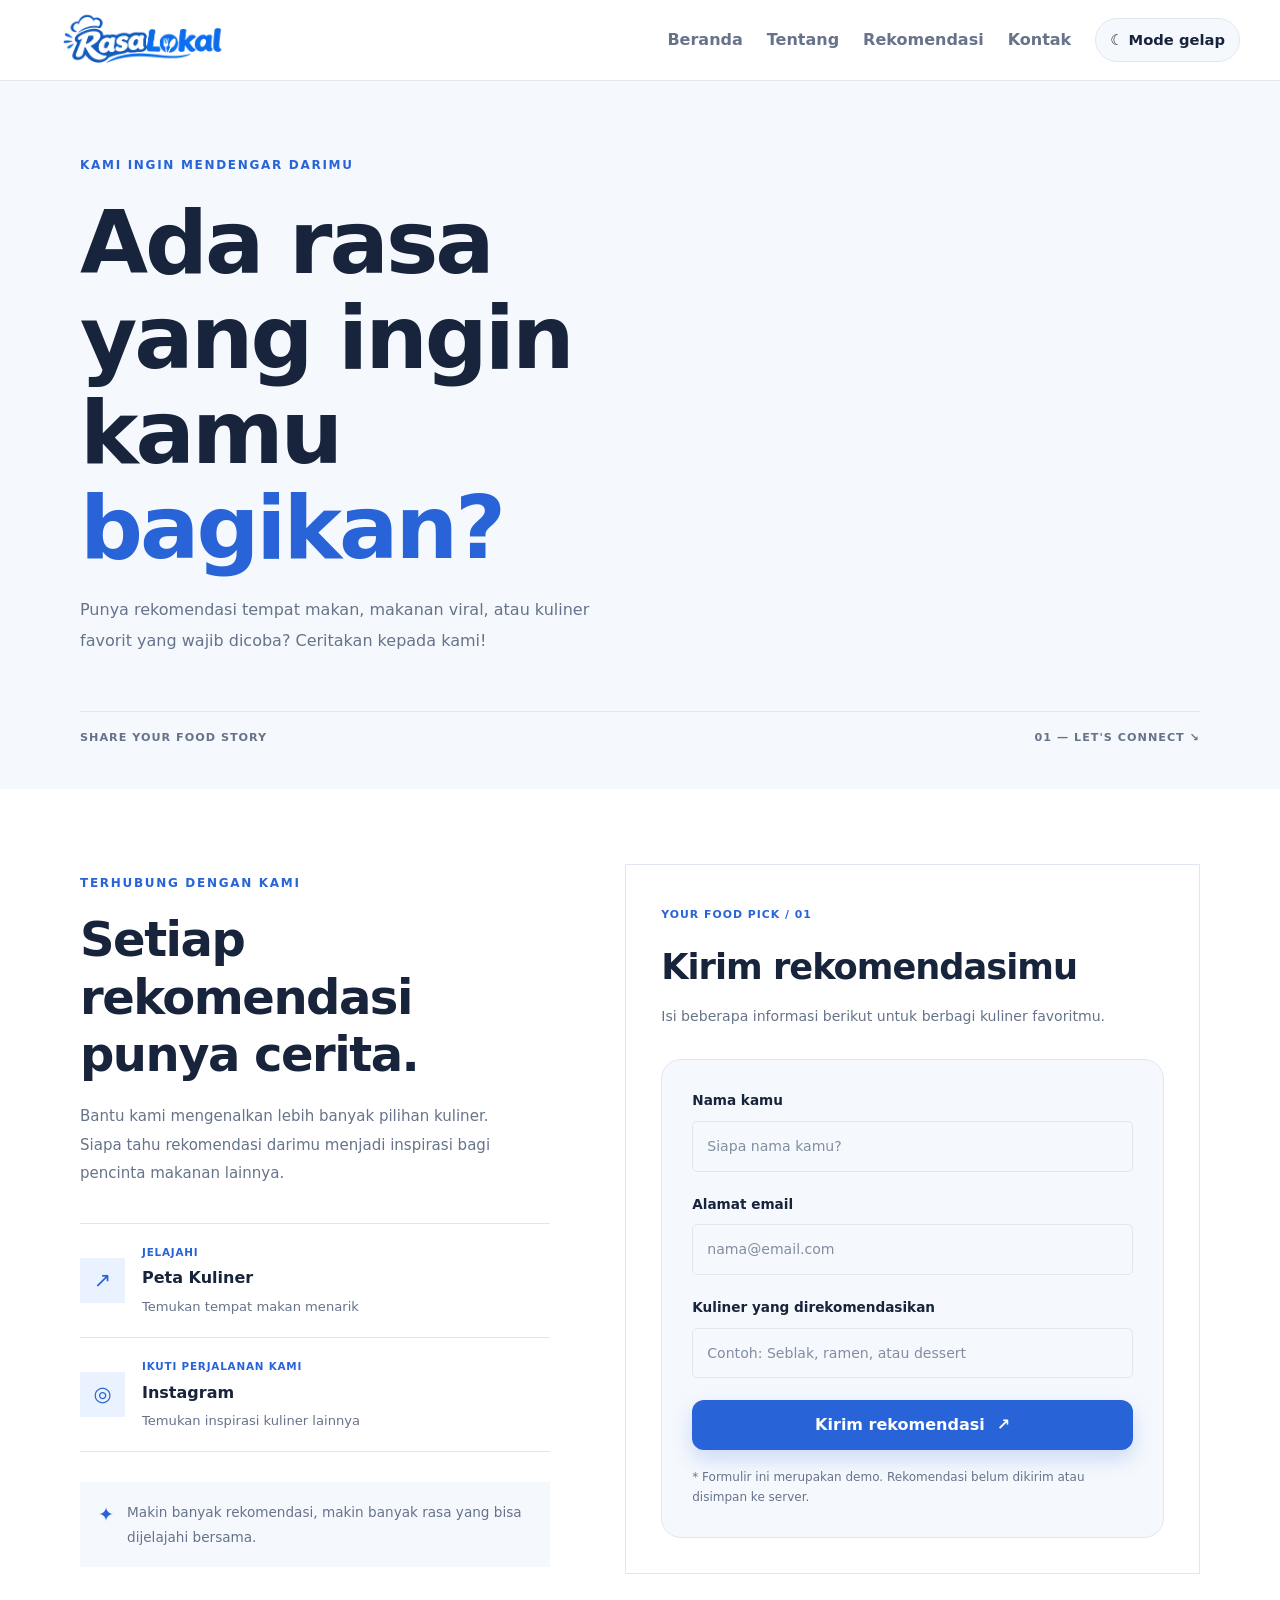
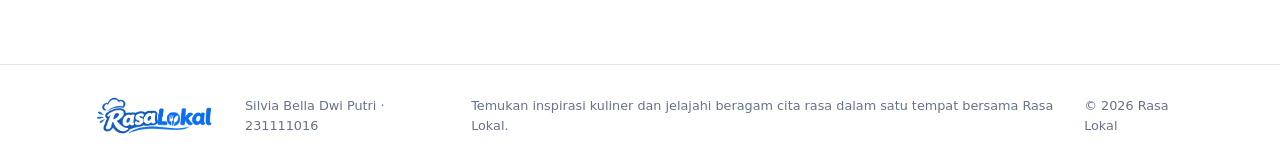
<file: kontak.html>
<!DOCTYPE html>
<html lang="id">
<head>
  <meta charset="UTF-8">
  <meta name="viewport" content="width=device-width, initial-scale=1.0">
  <meta name="description" content="Hubungi Rasa Lokal dan bagikan rekomendasi kuliner favoritmu.">

  <title>Kontak | Rasa Lokal</title>

  <link rel="stylesheet" href="style.css">
  <link rel="stylesheet" href="animate.css">

  <script src="script.js" defer></script>
</head>

<body>

<!-- NAVBAR -->
<header class="site-header">
  <nav class="navbar container" aria-label="Navigasi utama">

    <a class="brand" href="index.html" aria-label="Rasa Lokal, beranda">
      <img src="img/logoooo.png" alt="Logo Rasa Lokal" class="brand-logo">
    </a>

    <button class="menu-toggle" id="menuToggle"
      aria-label="Buka menu navigasi"
      aria-expanded="false" type="button">☰</button>

    <div class="nav-links" id="navLinks">
      <a href="index.html">Beranda</a>
      <a href="tentang.html">Tentang</a>
      <a href="rekomendasi.html">Rekomendasi</a>
      <a href="kontak.html" aria-current="page">Kontak</a>

      <button class="theme-toggle" id="themeToggle"
        type="button" aria-label="Ganti tema">
        ☾ <span>Mode gelap</span>
      </button>
    </div>

  </nav>
</header>


<main class="contact-modern">

  <!-- BAGIAN PEMBUKA KONTAK -->
  <section class="contact-intro">
    <div class="container">

      <p class="eyebrow scroll-animate"
         data-animation="fadeInUp"
         style="--delay: 0s;">
        KAMI INGIN MENDENGAR DARIMU
      </p>

      <h1 class="scroll-animate"
          data-animation="fadeInUp"
          style="--delay: 0.3s;">
        Ada rasa yang ingin<br>kamu <span>bagikan?</span>
      </h1>

      <p class="contact-intro-text scroll-animate"
         data-animation="fadeInUp"
         style="--delay: 0.6s;">
        Punya rekomendasi tempat makan, makanan viral, atau kuliner
        favorit yang wajib dicoba? Ceritakan kepada kami!
      </p>

      <div class="contact-intro-bottom">

        <span class="scroll-animate"
              data-animation="fadeInLeft"
              style="--delay: 0.3s;">
          SHARE YOUR FOOD STORY
        </span>

        <span class="scroll-animate"
              data-animation="fadeInRight"
              style="--delay: 0.6s;">
          01 — LET'S CONNECT ↘
        </span>

      </div>

    </div>
  </section>


  <!-- BAGIAN INFORMASI DAN FORMULIR -->
  <section class="contact-main">
    <div class="container contact-layout">

      <!-- INFORMASI KONTAK -->
      <aside class="contact-sidebar">

        <p class="eyebrow scroll-animate"
           data-animation="fadeInLeft"
           style="--delay: 0s;">
          TERHUBUNG DENGAN KAMI
        </p>

        <h2 class="scroll-animate"
            data-animation="fadeInLeft"
            style="--delay: 0.3s;">
          Setiap rekomendasi punya cerita.
        </h2>

        <p class="contact-description scroll-animate"
           data-animation="fadeInLeft"
           style="--delay: 0.6s;">
          Bantu kami mengenalkan lebih banyak pilihan kuliner.
          Siapa tahu rekomendasi darimu menjadi inspirasi bagi
          pencinta makanan lainnya.
        </p>


        <!-- LINK INFORMASI -->
        <div class="contact-info-list">

          <a href="https://www.google.com/maps/search/kuliner+bandung/@-7.018493,107.5838595,11z/data=!3m1!4b1?entry=ttu&g_ep=EgoyMDI2MTAyNy4wIKXMDSoASAFQAw%3D%3D"
             target="_blank"
             rel="noopener noreferrer"
             class="contact-info-item scroll-animate"
             data-animation="fadeInLeft"
             style="--delay: 0.2s;">

            <span class="contact-icon">↗</span>

            <span>
              <small>JELAJAHI</small>
              <strong>Peta Kuliner</strong>
              <span>Temukan tempat makan menarik</span>
            </span>

          </a>


          <a href="https://www.instagram.com/kulinerbandung/"
             target="_blank"
             rel="noopener noreferrer"
             class="contact-info-item scroll-animate"
             data-animation="fadeInLeft"
             style="--delay: 0.5s;">

            <span class="contact-icon">◎</span>

            <span>
              <small>IKUTI PERJALANAN KAMI</small>
              <strong>Instagram</strong>
              <span>Temukan inspirasi kuliner lainnya</span>
            </span>

          </a>

        </div>


        <!-- CATATAN KONTAK -->
        <div class="contact-note scroll-animate"
             data-animation="fadeInUp"
             style="--delay: 0.4s;">

          <span>✦</span>

          <p>
            Makin banyak rekomendasi, makin banyak rasa yang bisa
            dijelajahi bersama.
          </p>

        </div>

      </aside>


      <!-- FORMULIR REKOMENDASI -->
      <div class="contact-form-panel scroll-animate"
           data-animation="fadeInRight"
           style="--delay: 0.2s;">

        <div class="contact-form-heading">

          <span class="form-step scroll-animate"
                data-animation="fadeInUp"
                style="--delay: 0s;">
            YOUR FOOD PICK / 01
          </span>

          <h2 class="scroll-animate"
              data-animation="fadeInUp"
              style="--delay: 0.3s;">
            Kirim rekomendasimu
          </h2>

          <p class="scroll-animate"
             data-animation="fadeInUp"
             style="--delay: 0.6s;">
            Isi beberapa informasi berikut untuk berbagi kuliner favoritmu.
          </p>

        </div>


        <form class="contact-form" id="recommendForm" novalidate>

          <!-- NAMA -->
          <div class="form-group scroll-animate"
               data-animation="fadeInUp"
               style="--delay: 0.2s;">

            <label for="visitorName">Nama kamu</label>

            <input id="visitorName" name="visitorName"
              type="text"
              placeholder="Siapa nama kamu?"
              required minlength="2">

            <small class="field-error" id="nameError"></small>

          </div>


          <!-- EMAIL -->
          <div class="form-group scroll-animate"
               data-animation="fadeInUp"
               style="--delay: 0.4s;">

            <label for="visitorEmail">Alamat email</label>

            <input id="visitorEmail" name="visitorEmail"
              type="email"
              placeholder="nama@email.com"
              required>

            <small class="field-error" id="emailError"></small>

          </div>


          <!-- REKOMENDASI KULINER -->
          <div class="form-group scroll-animate"
               data-animation="fadeInUp"
               style="--delay: 0.6s;">

            <label for="foodSuggestion">Kuliner yang direkomendasikan</label>

            <input id="foodSuggestion" name="foodSuggestion"
              type="text"
              placeholder="Contoh: Seblak, ramen, atau dessert"
              required minlength="2">

            <small class="field-error" id="foodError"></small>

          </div>


          <!-- TOMBOL KIRIM -->
          <button class="button button-primary form-submit scroll-animate"
                  type="submit"
                  data-animation="fadeInUp"
                  style="--delay: 0.8s;">

            Kirim rekomendasi <span>↗</span>

          </button>


          <p class="form-feedback"
             id="formFeedback"
             role="status"
             aria-live="polite"></p>


          <p class="contact-form-disclaimer scroll-animate"
             data-animation="fadeInUp"
             style="--delay: 1s;">

            * Formulir ini merupakan demo. Rekomendasi belum dikirim
            atau disimpan ke server.

          </p>

        </form>

      </div>

    </div>
  </section>

</main>


<!-- FOOTER -->
<footer class="site-footer">
  <div class="container footer-inner">

    <a class="brand modern-footer-brand" href="index.html">
      <img src="img/logoooo.png" alt="Logo Rasa Lokal" class="brand-logo">
    </a>

    <p class="scroll-animate"
       data-animation="fadeInUp"
       style="--delay: 0s;">
      Silvia Bella Dwi Putri · 231111016
    </p>

    <p class="scroll-animate"
       data-animation="fadeInUp"
       style="--delay: 0.3s;">
      Temukan inspirasi kuliner dan jelajahi beragam cita rasa
      dalam satu tempat bersama Rasa Lokal.
    </p>

    <p class="scroll-animate"
       data-animation="fadeInUp"
       style="--delay: 0.6s;">
      © <span id="currentYear"></span> Rasa Lokal
    </p>

  </div>
</footer>

</body>
</html>
</file>
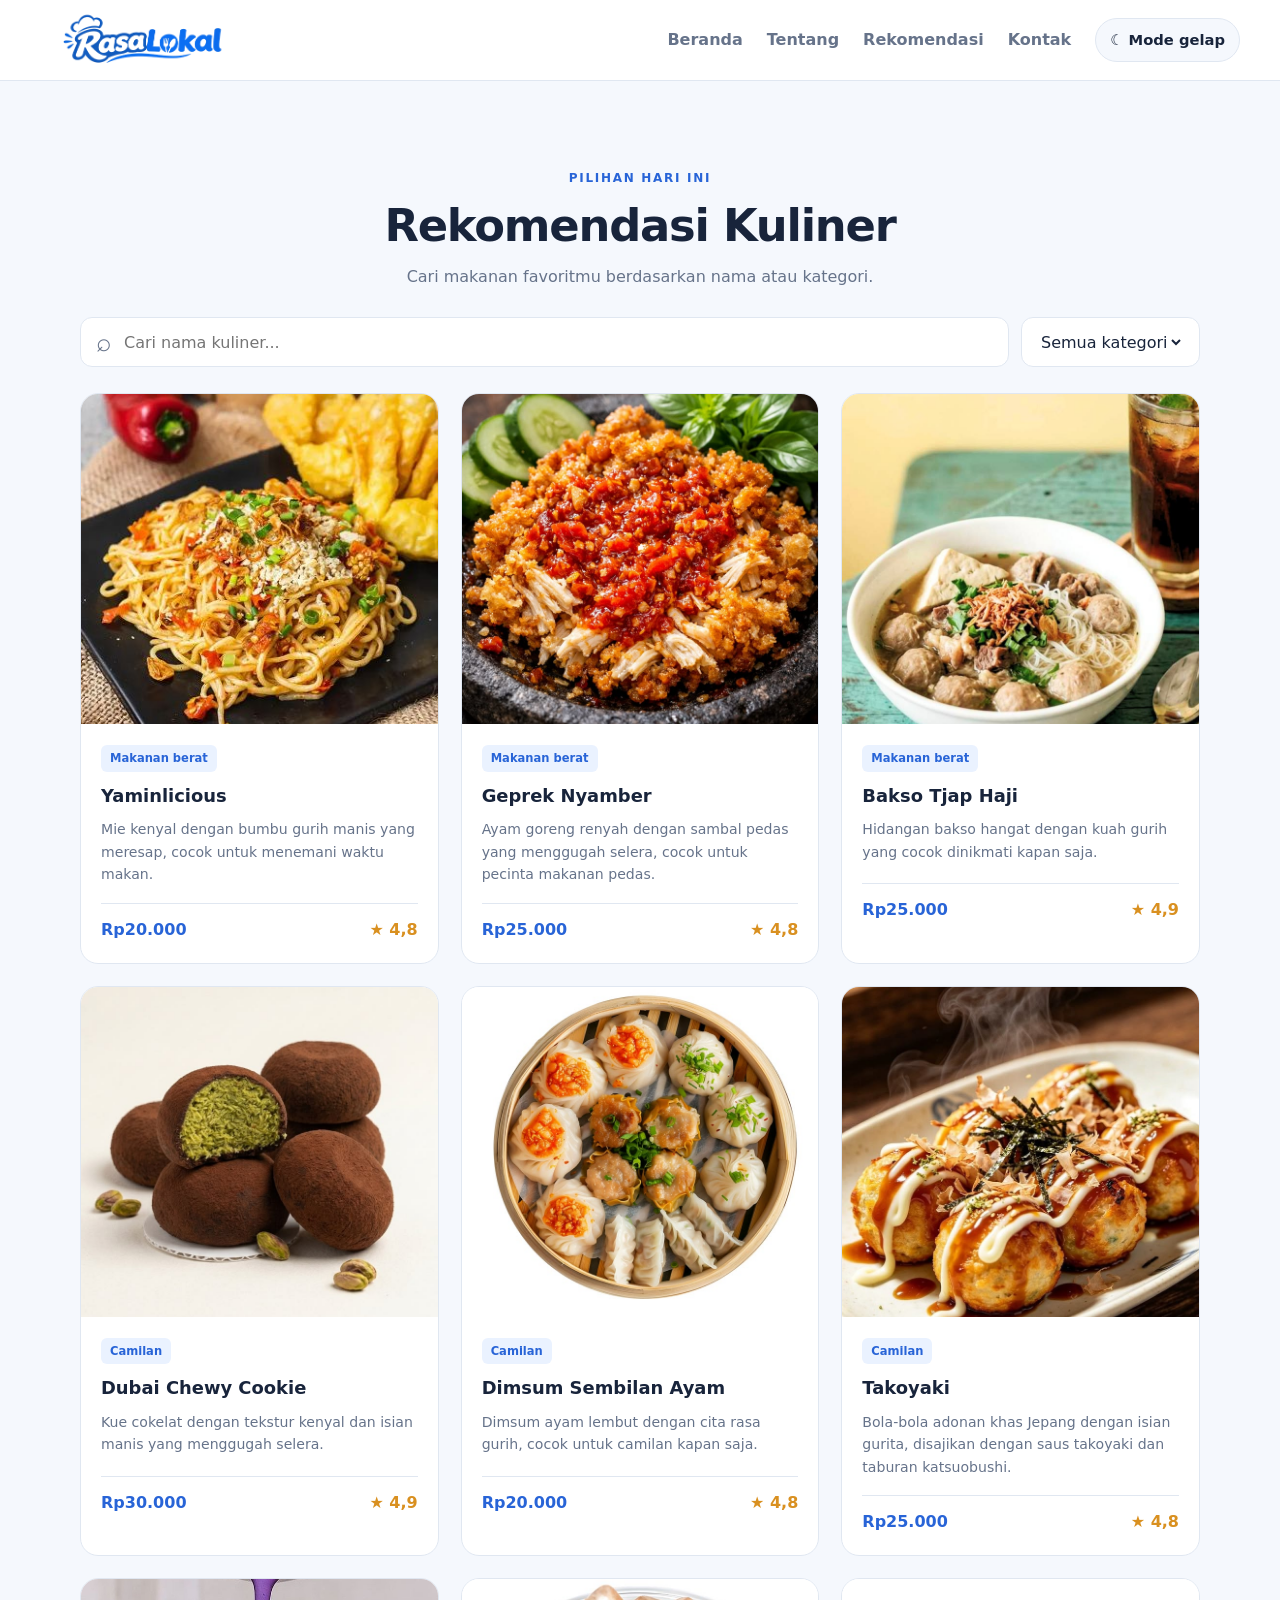
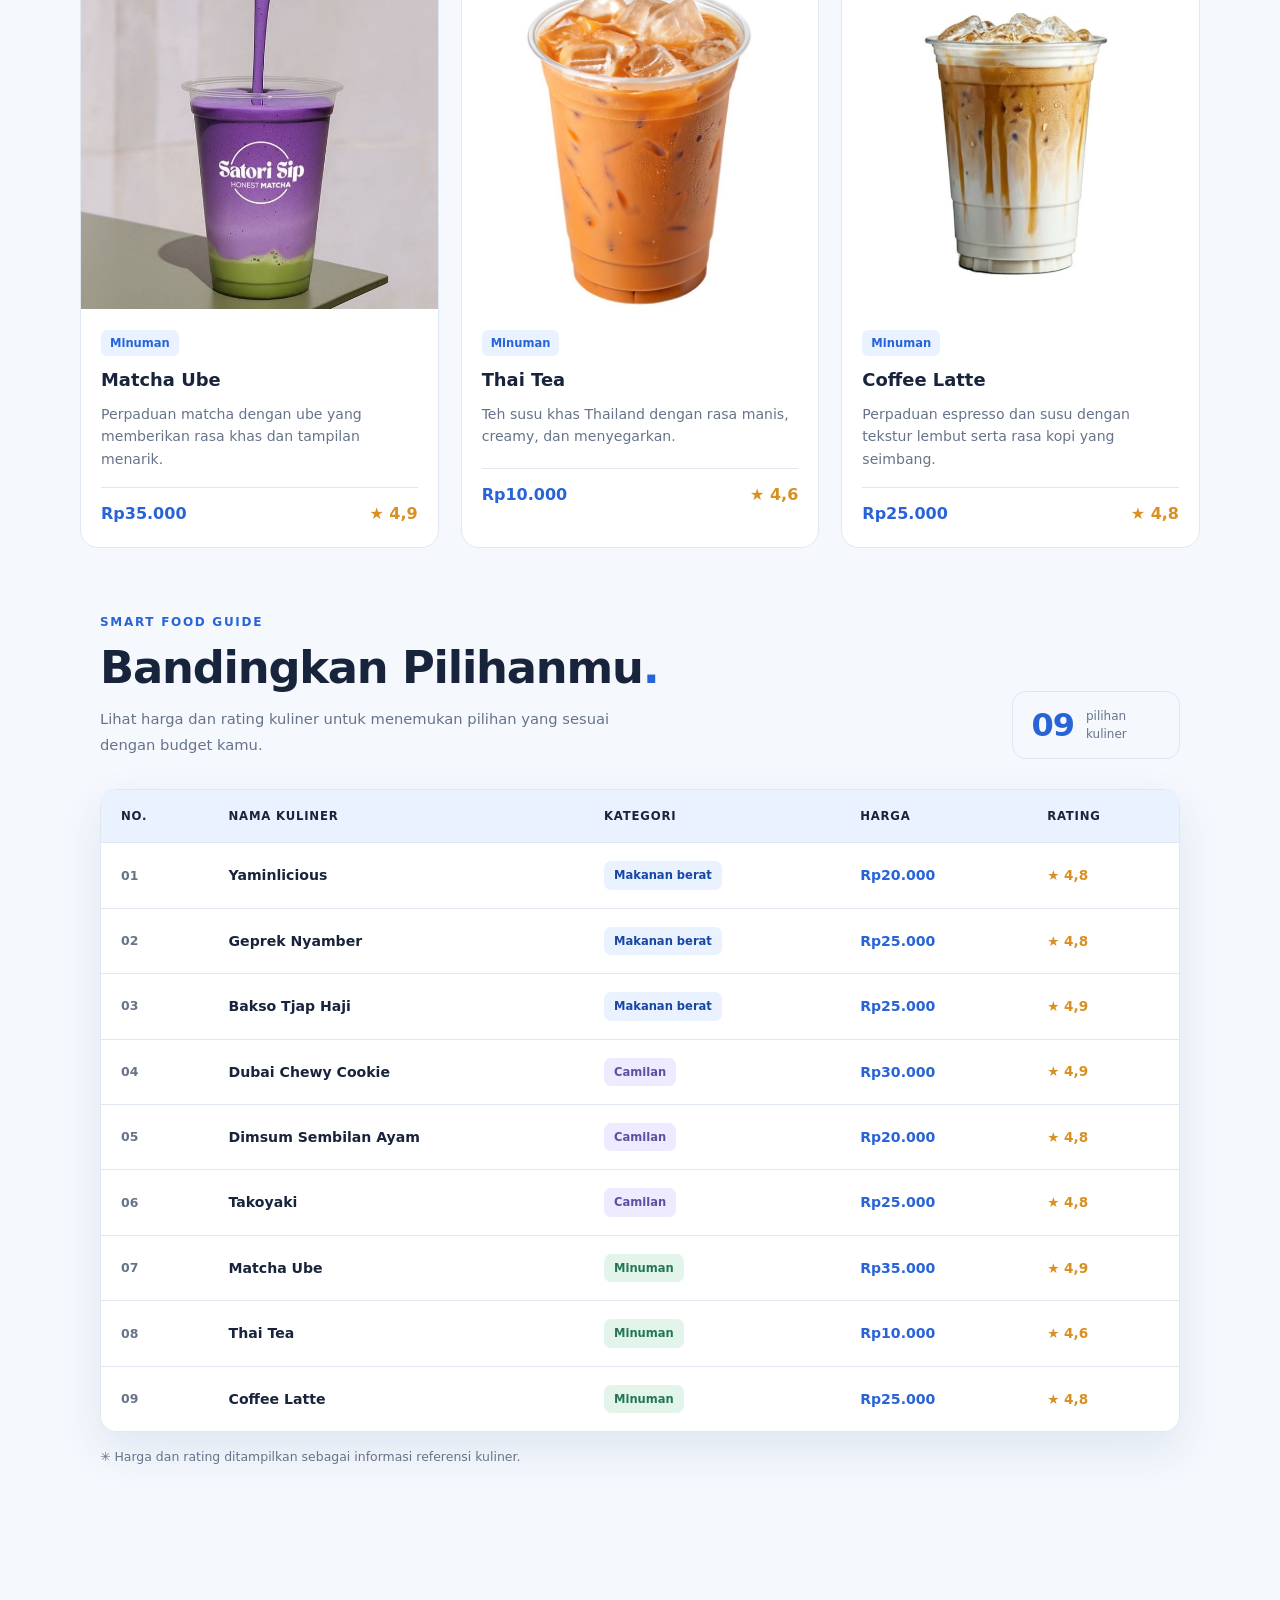
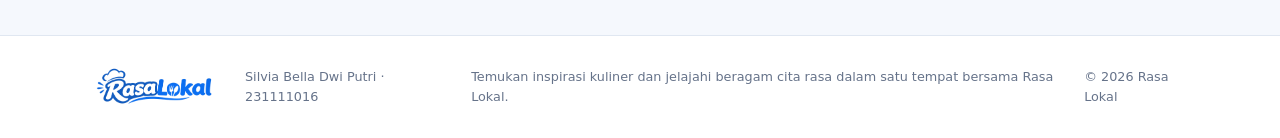
<file: rekomendasi.html>
<!DOCTYPE html>
<html lang="id">
<head>
  <meta charset="UTF-8">
  <meta name="viewport" content="width=device-width, initial-scale=1.0">
  <meta name="description" content="Jelajahi rekomendasi kuliner pilihan bersama Rasa Lokal.">

  <title>Rasa Lokal | Jelajah Kuliner</title>

  <link rel="stylesheet" href="style.css">
  <link rel="stylesheet" href="animate.css">

  <script src="script.js" defer></script>
</head>

<body>

<!-- NAVBAR -->
<header class="site-header">
  <nav class="navbar container" aria-label="Navigasi utama">

    <a class="brand" href="index.html" aria-label="Rasa Lokal, beranda">
      <img src="img/logoooo.png" alt="Logo Rasa Lokal" class="brand-logo">
    </a>

    <button class="menu-toggle" id="menuToggle"
      aria-label="Buka menu navigasi" aria-expanded="false">☰</button>

    <div class="nav-links" id="navLinks">
      <a href="index.html">Beranda</a>
      <a href="tentang.html">Tentang</a>
      <a href="rekomendasi.html">Rekomendasi</a>
      <a href="kontak.html">Kontak</a>

      <button class="theme-toggle" id="themeToggle" type="button"
        aria-label="Ganti tema">☾ <span>Mode gelap</span></button>
    </div>

  </nav>
</header>


<main>
<section class="section menu-section" id="menu">
<div class="container">

  <!-- JUDUL REKOMENDASI -->
  <div class="section-heading menu-heading">

    <p class="eyebrow scroll-animate"
       data-animation="fadeInUp"
       style="--delay: 0s;">
      PILIHAN HARI INI
    </p>

    <h2 class="scroll-animate"
        data-animation="fadeInUp"
        style="--delay: 0.3s;">
      Rekomendasi Kuliner
    </h2>

    <p class="scroll-animate"
       data-animation="fadeInUp"
       style="--delay: 0.6s;">
      Cari makanan favoritmu berdasarkan nama atau kategori.
    </p>

  </div>


  <!-- FILTER KULINER -->
  <div class="filter-bar scroll-animate"
       data-animation="fadeInUp"
       style="--delay: 0.3s;">

    <label class="search-box" for="searchInput">
      <span aria-hidden="true">⌕</span>
      <input id="searchInput" type="search"
        placeholder="Cari nama kuliner..." autocomplete="off">
    </label>

    <label class="select-wrap" for="categoryFilter">
      <span class="sr-only">Filter kategori</span>

      <select id="categoryFilter">
        <option value="semua">Semua kategori</option>
        <option value="Makanan berat">Makanan berat</option>
        <option value="Camilan">Camilan</option>
        <option value="Minuman">Minuman</option>
      </select>
    </label>

  </div>


  <!-- DAFTAR KULINER -->
  <div class="food-grid" id="foodGrid">

    <!-- 3 MAKANAN BERAT -->

    <article class="food-card scroll-animate"
      data-name="yaminlicious"
      data-category="Makanan berat"
      data-animation="fadeInLeft"
      style="--delay: 0s;">

      <img src="img/mie yamin.jpeg" alt="Mie yamin" loading="lazy">

      <div class="food-content">
        <span class="food-category">Makanan berat</span>
        <h3>Yaminlicious</h3>
        <p>Mie kenyal dengan bumbu gurih manis yang meresap, cocok untuk menemani waktu makan.</p>

        <div class="food-bottom">
          <strong>Rp20.000</strong>
          <span>★ 4,8</span>
        </div>
      </div>
    </article>


    <article class="food-card scroll-animate"
      data-name="geprek nyamber"
      data-category="Makanan berat"
      data-animation="fadeInLeft"
      style="--delay: 0.2s;">

      <img src="img/ayam geprek.jpeg" alt="Geprek dengan sambal" loading="lazy">

      <div class="food-content">
        <span class="food-category">Makanan berat</span>
        <h3>Geprek Nyamber</h3>
        <p>Ayam goreng renyah dengan sambal pedas yang menggugah selera, cocok untuk pecinta makanan pedas.</p>

        <div class="food-bottom">
          <strong>Rp25.000</strong>
          <span>★ 4,8</span>
        </div>
      </div>
    </article>


    <article class="food-card scroll-animate"
      data-name="bakso tjap haji"
      data-category="Makanan berat"
      data-animation="fadeInLeft"
      style="--delay: 0.4s;">

      <img src="img/Bakso.jpeg" alt="Semangkuk bakso" loading="lazy">

      <div class="food-content">
        <span class="food-category">Makanan berat</span>
        <h3>Bakso Tjap Haji</h3>
        <p>Hidangan bakso hangat dengan kuah gurih yang cocok dinikmati kapan saja.</p>

        <div class="food-bottom">
          <strong>Rp25.000</strong>
          <span>★ 4,9</span>
        </div>
      </div>
    </article>


    <!-- 3 CAMILAN -->

    <article class="food-card scroll-animate"
      data-name="dubai chewy cookie"
      data-category="Camilan"
      data-animation="fadeInLeft"
      style="--delay: 0s;">

      <img src="img/dubai.jpeg" alt="Cookie cokelat" loading="lazy">

      <div class="food-content">
        <span class="food-category">Camilan</span>
        <h3>Dubai Chewy Cookie</h3>
        <p>Kue cokelat dengan tekstur kenyal dan isian manis yang menggugah selera.</p>

        <div class="food-bottom">
          <strong>Rp30.000</strong>
          <span>★ 4,9</span>
        </div>
      </div>
    </article>


    <article class="food-card scroll-animate"
      data-name="dimsum sembilan ayam"
      data-category="Camilan"
      data-animation="fadeInLeft"
      style="--delay: 0.2s;">

      <img src="img/dimsum.jpeg" alt="Dimsum ayam kukus" loading="lazy">

      <div class="food-content">
        <span class="food-category">Camilan</span>
        <h3>Dimsum Sembilan Ayam</h3>
        <p>Dimsum ayam lembut dengan cita rasa gurih, cocok untuk camilan kapan saja.</p>

        <div class="food-bottom">
          <strong>Rp20.000</strong>
          <span>★ 4,8</span>
        </div>
      </div>
    </article>


    <article class="food-card scroll-animate"
      data-name="takoyaki"
      data-category="Camilan"
      data-animation="fadeInLeft"
      style="--delay: 0.4s;">

      <img src="img/takoyaki.jpeg" alt="Takoyaki" loading="lazy">

      <div class="food-content">
        <span class="food-category">Camilan</span>
        <h3>Takoyaki</h3>
        <p>Bola-bola adonan khas Jepang dengan isian gurita, disajikan dengan saus takoyaki dan taburan katsuobushi.</p>

        <div class="food-bottom">
          <strong>Rp25.000</strong>
          <span>★ 4,8</span>
        </div>
      </div>
    </article>


    <!-- 3 MINUMAN -->

    <article class="food-card scroll-animate"
      data-name="matcha ube"
      data-category="Minuman"
      data-animation="fadeInLeft"
      style="--delay: 0s;">

      <img src="img/matcha ube.jpeg" alt="Minuman matcha" loading="lazy">

      <div class="food-content">
        <span class="food-category">Minuman</span>
        <h3>Matcha Ube</h3>
        <p>Perpaduan matcha dengan ube yang memberikan rasa khas dan tampilan menarik.</p>

        <div class="food-bottom">
          <strong>Rp35.000</strong>
          <span>★ 4,9</span>
        </div>
      </div>
    </article>


    <article class="food-card scroll-animate"
      data-name="thai tea"
      data-category="Minuman"
      data-animation="fadeInLeft"
      style="--delay: 0.2s;">

      <img src="img/Thaitea.jpeg" alt="Thai tea dingin" loading="lazy">

      <div class="food-content">
        <span class="food-category">Minuman</span>
        <h3>Thai Tea</h3>
        <p>Teh susu khas Thailand dengan rasa manis, creamy, dan menyegarkan.</p>

        <div class="food-bottom">
          <strong>Rp10.000</strong>
          <span>★ 4,6</span>
        </div>
      </div>
    </article>


    <article class="food-card scroll-animate"
      data-name="coffee latte"
      data-category="Minuman"
      data-animation="fadeInLeft"
      style="--delay: 0.4s;">

      <img src="img/coffe latte.jpeg" alt="Coffee latte" loading="lazy">

      <div class="food-content">
        <span class="food-category">Minuman</span>
        <h3>Coffee Latte</h3>
        <p>Perpaduan espresso dan susu dengan tekstur lembut serta rasa kopi yang seimbang.</p>

        <div class="food-bottom">
          <strong>Rp25.000</strong>
          <span>★ 4,8</span>
        </div>
      </div>
    </article>

  </div>


  <!-- PERBANDINGAN HARGA -->
  <section class="price-section" id="perbandingan-harga">

    <div class="price-heading">

      <div>
        <p class="eyebrow scroll-animate"
           data-animation="fadeInUp"
           style="--delay: 0s;">
          SMART FOOD GUIDE
        </p>

        <h3 class="scroll-animate"
            data-animation="fadeInUp"
            style="--delay: 0.3s;">
          Bandingkan Pilihanmu<span>.</span>
        </h3>

        <p class="scroll-animate"
           data-animation="fadeInUp"
           style="--delay: 0.6s;">
          Lihat harga dan rating kuliner untuk menemukan pilihan
          yang sesuai dengan budget kamu.
        </p>
      </div>

      <div class="price-total scroll-animate"
           data-animation="fadeInRight"
           style="--delay: 0.4s;">
        <strong>09</strong>
        <span>pilihan kuliner</span>
      </div>

    </div>


    <!-- TABEL HARGA -->
    <div class="price-table-container scroll-animate"
         data-animation="fadeInUp"
         style="--delay: 0.3s;">

      <table class="price-table">

        <thead>
          <tr>
            <th>No.</th>
            <th>Nama Kuliner</th>
            <th>Kategori</th>
            <th>Harga</th>
            <th>Rating</th>
          </tr>
        </thead>

        <tbody>

          <tr>
            <td>01</td>
            <td class="price-name">Yaminlicious</td>
            <td><span class="price-tag food-tag">Makanan berat</span></td>
            <td class="price-value">Rp20.000</td>
            <td><span class="rating-star">★ 4,8</span></td>
          </tr>

          <tr>
            <td>02</td>
            <td class="price-name">Geprek Nyamber</td>
            <td><span class="price-tag food-tag">Makanan berat</span></td>
            <td class="price-value">Rp25.000</td>
            <td><span class="rating-star">★ 4,8</span></td>
          </tr>

          <tr>
            <td>03</td>
            <td class="price-name">Bakso Tjap Haji</td>
            <td><span class="price-tag food-tag">Makanan berat</span></td>
            <td class="price-value">Rp25.000</td>
            <td><span class="rating-star">★ 4,9</span></td>
          </tr>

          <tr>
            <td>04</td>
            <td class="price-name">Dubai Chewy Cookie</td>
            <td><span class="price-tag snack-tag">Camilan</span></td>
            <td class="price-value">Rp30.000</td>
            <td><span class="rating-star">★ 4,9</span></td>
          </tr>

          <tr>
            <td>05</td>
            <td class="price-name">Dimsum Sembilan Ayam</td>
            <td><span class="price-tag snack-tag">Camilan</span></td>
            <td class="price-value">Rp20.000</td>
            <td><span class="rating-star">★ 4,8</span></td>
          </tr>

          <tr>
            <td>06</td>
            <td class="price-name">Takoyaki</td>
            <td><span class="price-tag snack-tag">Camilan</span></td>
            <td class="price-value">Rp25.000</td>
            <td><span class="rating-star">★ 4,8</span></td>
          </tr>

          <tr>
            <td>07</td>
            <td class="price-name">Matcha Ube</td>
            <td><span class="price-tag drink-tag">Minuman</span></td>
            <td class="price-value">Rp35.000</td>
            <td><span class="rating-star">★ 4,9</span></td>
          </tr>

          <tr>
            <td>08</td>
            <td class="price-name">Thai Tea</td>
            <td><span class="price-tag drink-tag">Minuman</span></td>
            <td class="price-value">Rp10.000</td>
            <td><span class="rating-star">★ 4,6</span></td>
          </tr>

          <tr>
            <td>09</td>
            <td class="price-name">Coffee Latte</td>
            <td><span class="price-tag drink-tag">Minuman</span></td>
            <td class="price-value">Rp25.000</td>
            <td><span class="rating-star">★ 4,8</span></td>
          </tr>

        </tbody>
      </table>
    </div>


    <p class="price-note scroll-animate"
       data-animation="fadeInUp"
       style="--delay: 0.4s;">
      ✳ Harga dan rating ditampilkan sebagai informasi referensi kuliner.
    </p>

  </section>

</div>
</section>
</main>


<!-- FOOTER -->
<footer class="site-footer">
  <div class="container footer-inner">

    <a class="brand modern-footer-brand" href="index.html">
      <img src="img/logoooo.png" alt="Logo Rasa Lokal" class="brand-logo">
    </a>

    <p class="scroll-animate"
       data-animation="fadeInUp"
       style="--delay: 0s;">
      Silvia Bella Dwi Putri · 231111016
    </p>

    <p class="scroll-animate"
       data-animation="fadeInUp"
       style="--delay: 0.3s;">
      Temukan inspirasi kuliner dan jelajahi beragam cita rasa
      dalam satu tempat bersama Rasa Lokal.
    </p>

    <p class="scroll-animate"
       data-animation="fadeInUp"
       style="--delay: 0.6s;">
      © <span id="currentYear"></span> Rasa Lokal
    </p>

  </div>
</footer>

</body>
</html>
</file>
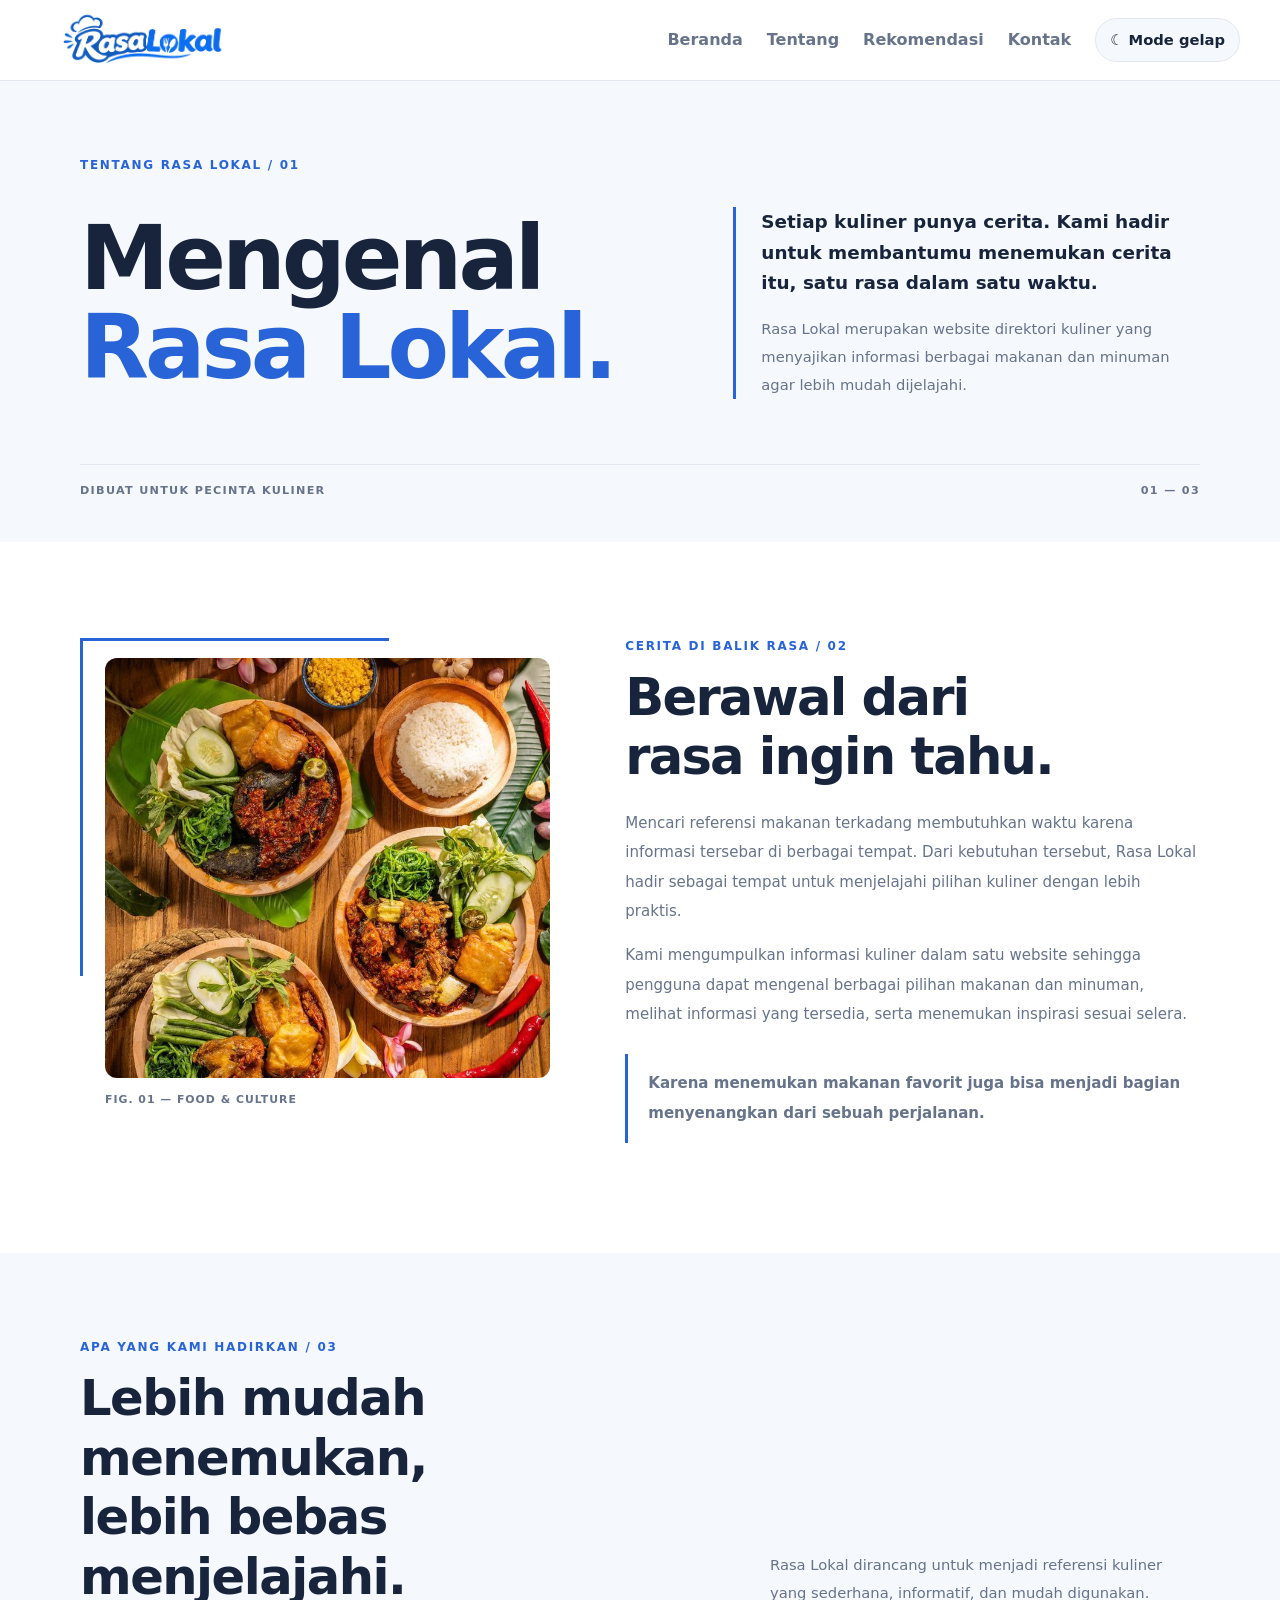
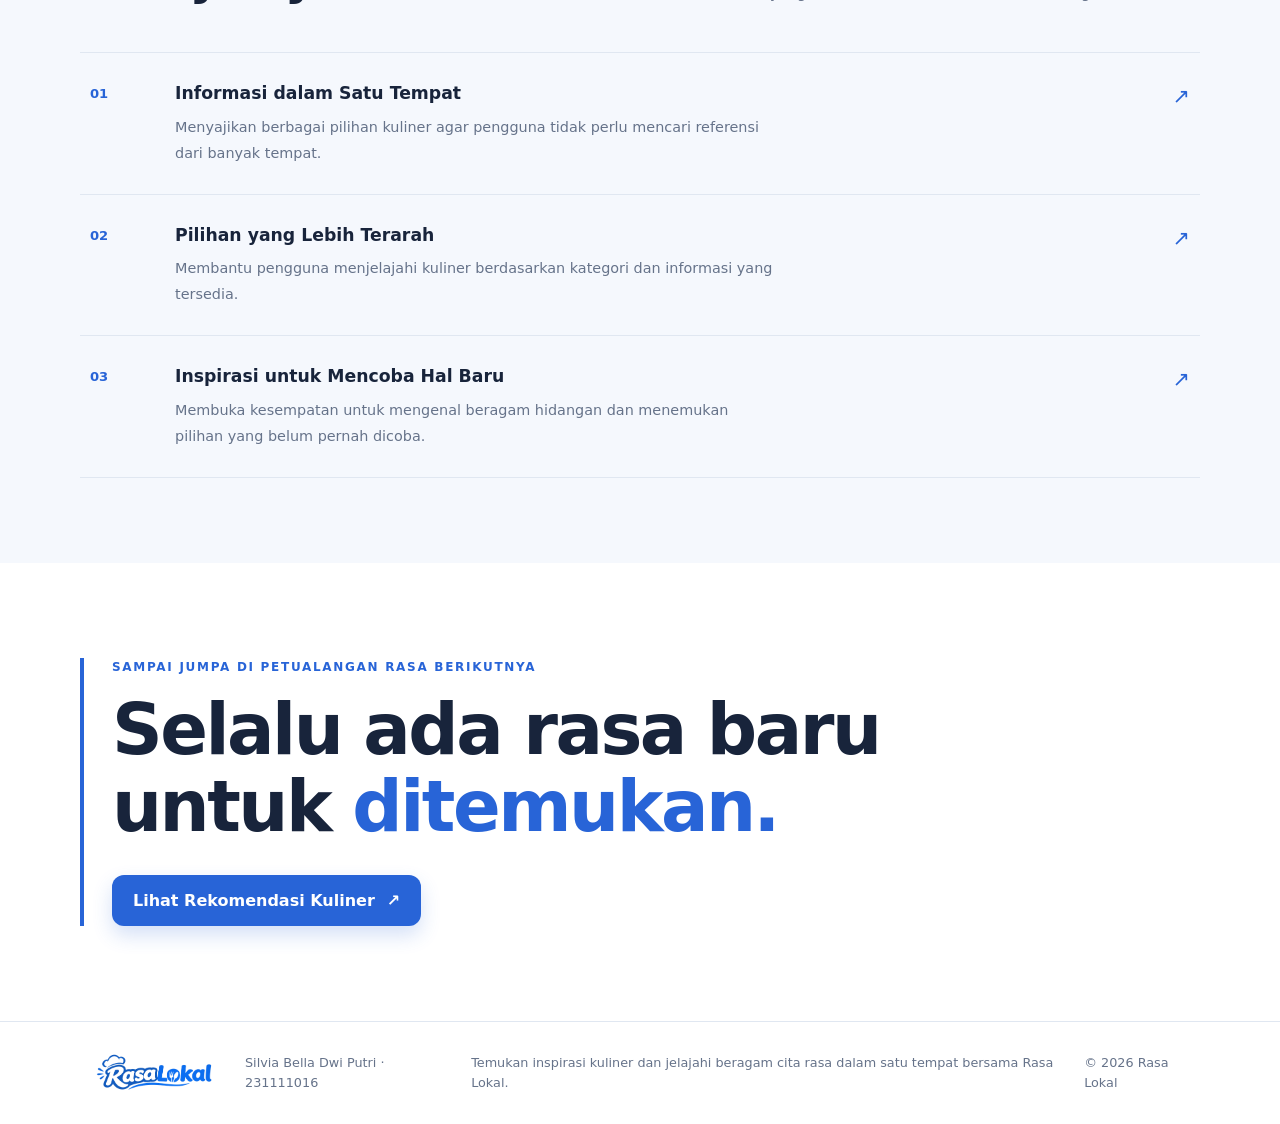
<file: tentang.html>
<!DOCTYPE html>
<html lang="id">

<head>
  <meta charset="UTF-8">
  <meta name="viewport" content="width=device-width, initial-scale=1.0">

  <meta
    name="description"
    content="Kenali cerita, tujuan, dan konsep direktori kuliner Rasa Lokal.">

  <title>Tentang Rasa Lokal</title>

  <link rel="stylesheet" href="style.css">
  <link rel="stylesheet" href="animate.css">

  <script src="script.js" defer></script>
</head>

<body>

  <!-- ==================== NAVBAR ==================== -->
  <header class="site-header">
    <nav class="navbar container" aria-label="Navigasi utama">

      <a class="brand" href="index.html" aria-label="Rasa Lokal, beranda">
        <img
          src="img/logoooo.png"
          alt="Logo Rasa Lokal"
          class="brand-logo">
      </a>

      <button
        class="menu-toggle"
        id="menuToggle"
        aria-label="Buka menu navigasi"
        aria-expanded="false"
        type="button">
        ☰
      </button>

      <div class="nav-links" id="navLinks">
        <a href="index.html">Beranda</a>
        <a href="tentang.html" aria-current="page">Tentang</a>
        <a href="rekomendasi.html">Rekomendasi</a>
        <a href="kontak.html">Kontak</a>

        <button class="theme-toggle" id="themeToggle" type="button">
          ☾ <span>Mode gelap</span>
        </button>
      </div>

    </nav>
  </header>


  <!-- ==================== KONTEN UTAMA ==================== -->
  <main class="about-editorial">


    <!-- ==================== PEMBUKA ==================== -->
    <section class="about-opening">
      <div class="container">

        <p
          class="eyebrow scroll-animate"
          data-animation="fadeInUp"
          style="--delay: 0s;">
          TENTANG RASA LOKAL / 01
        </p>

        <div class="about-opening-grid">

          <h1
            class="scroll-animate"
            data-animation="fadeInUp"
            style="--delay: 0.3s;">
            Mengenal<br>
            <span>Rasa Lokal.</span>
          </h1>

          <div class="about-opening-copy">

            <p
              class="about-opening-lead scroll-animate"
              data-animation="fadeInUp"
              style="--delay: 0.6s;">
              Setiap kuliner punya cerita. Kami hadir untuk
              membantumu menemukan cerita itu, satu rasa dalam satu waktu.
            </p>

            <p
              class="scroll-animate"
              data-animation="fadeInUp"
              style="--delay: 0.9s;">
              Rasa Lokal merupakan website direktori kuliner yang
              menyajikan informasi berbagai makanan dan minuman
              agar lebih mudah dijelajahi.
            </p>

          </div>
        </div>

        <div
          class="about-opening-line scroll-animate"
          data-animation="fadeInUp"
          style="--delay: 1.2s;">

          <span>DIBUAT UNTUK PECINTA KULINER</span>
          <span>01 — 03</span>

        </div>

      </div>
    </section>


    <!-- ==================== CERITA DI BALIK RASA ==================== -->
    <section class="about-story">
      <div class="container about-story-grid">

        <div class="about-story-visual">

          <img
            class="scroll-animate"
            data-animation="fadeInLeft"
            style="--delay: 0s;"
            src="img/header.jpeg"
            alt="Hidangan kuliner sebagai inspirasi eksplorasi rasa">

          <span
            class="about-image-number scroll-animate"
            data-animation="fadeInUp"
            style="--delay: 0.5s;">
            FIG. 01 — FOOD &amp; CULTURE
          </span>

        </div>


        <div class="about-story-copy">

          <p
            class="eyebrow scroll-animate"
            data-animation="fadeInUp"
            style="--delay: 0s;">
            CERITA DI BALIK RASA / 02
          </p>

          <h2
            class="scroll-animate"
            data-animation="fadeInUp"
            style="--delay: 0.3s;">
            Berawal dari<br>
            rasa ingin tahu.
          </h2>

          <p
            class="scroll-animate"
            data-animation="fadeInUp"
            style="--delay: 0.6s;">
            Mencari referensi makanan terkadang membutuhkan waktu
            karena informasi tersebar di berbagai tempat. Dari
            kebutuhan tersebut, Rasa Lokal hadir sebagai tempat
            untuk menjelajahi pilihan kuliner dengan lebih praktis.
          </p>

          <p
            class="scroll-animate"
            data-animation="fadeInUp"
            style="--delay: 0.9s;">
            Kami mengumpulkan informasi kuliner dalam satu website
            sehingga pengguna dapat mengenal berbagai pilihan
            makanan dan minuman, melihat informasi yang tersedia,
            serta menemukan inspirasi sesuai selera.
          </p>

          <p
            class="about-story-emphasis scroll-animate"
            data-animation="fadeInUp"
            style="--delay: 1.2s;">
            Karena menemukan makanan favorit juga bisa menjadi
            bagian menyenangkan dari sebuah perjalanan.
          </p>

        </div>

      </div>
    </section>


    <!-- ==================== TUJUAN ==================== -->
    <section class="about-purpose">
      <div class="container">

        <div class="about-purpose-heading">

          <div>

            <p
              class="eyebrow scroll-animate"
              data-animation="fadeInUp"
              style="--delay: 0s;">
              APA YANG KAMI HADIRKAN / 03
            </p>

            <h2
              class="scroll-animate"
              data-animation="fadeInUp"
              style="--delay: 0.3s;">
              Lebih mudah menemukan,<br>
              lebih bebas menjelajahi.
            </h2>

          </div>

          <p
            class="scroll-animate"
            data-animation="fadeInUp"
            style="--delay: 0.6s;">
            Rasa Lokal dirancang untuk menjadi referensi kuliner
            yang sederhana, informatif, dan mudah digunakan.
          </p>

        </div>


        <div class="about-purpose-list">

          <!-- Tujuan 1 -->
          <article
            class="about-purpose-item scroll-animate"
            data-animation="fadeInLeft"
            style="--delay: 0s;">

            <span class="purpose-number">01</span>

            <div>
              <h3>Informasi dalam Satu Tempat</h3>

              <p>
                Menyajikan berbagai pilihan kuliner agar pengguna
                tidak perlu mencari referensi dari banyak tempat.
              </p>
            </div>

            <span class="purpose-symbol">↗</span>

          </article>


          <!-- Tujuan 2 -->
          <article
            class="about-purpose-item scroll-animate"
            data-animation="fadeInLeft"
            style="--delay: 0.5s;">

            <span class="purpose-number">02</span>

            <div>
              <h3>Pilihan yang Lebih Terarah</h3>

              <p>
                Membantu pengguna menjelajahi kuliner berdasarkan
                kategori dan informasi yang tersedia.
              </p>
            </div>

            <span class="purpose-symbol">↗</span>

          </article>


          <!-- Tujuan 3 -->
          <article
            class="about-purpose-item scroll-animate"
            data-animation="fadeInLeft"
            style="--delay: 1s;">

            <span class="purpose-number">03</span>

            <div>
              <h3>Inspirasi untuk Mencoba Hal Baru</h3>

              <p>
                Membuka kesempatan untuk mengenal beragam hidangan
                dan menemukan pilihan yang belum pernah dicoba.
              </p>
            </div>

            <span class="purpose-symbol">↗</span>

          </article>

        </div>

      </div>
    </section>


    <!-- ==================== PENUTUP ==================== -->
    <section class="about-ending">
      <div class="container about-ending-inner">

        <p
          class="eyebrow scroll-animate"
          data-animation="fadeInUp"
          style="--delay: 0s;">
          SAMPAI JUMPA DI PETUALANGAN RASA BERIKUTNYA
        </p>

        <h2
          class="scroll-animate"
          data-animation="fadeInUp"
          style="--delay: 0.5s;">
          Selalu ada rasa baru<br>
          untuk <span>ditemukan.</span>
        </h2>

        <a
          href="rekomendasi.html"
          class="button button-primary scroll-animate"
          data-animation="fadeInUp"
          style="--delay: 1s;">
          Lihat Rekomendasi Kuliner <span>↗</span>
        </a>

      </div>
    </section>

  </main>


  <!-- ==================== FOOTER ==================== -->

<footer class="site-footer">
  <div class="container footer-inner">

    <a class="brand modern-footer-brand" href="index.html">
      <img src="img/logoooo.png" alt="Logo Rasa Lokal" class="brand-logo">
    </a>

    <p class="scroll-animate"
       data-animation="fadeInUp"
       style="--delay: 0s;">
      Silvia Bella Dwi Putri · 231111016
    </p>

    <p class="scroll-animate"
       data-animation="fadeInUp"
       style="--delay: 0.3s;">
      Temukan inspirasi kuliner dan jelajahi beragam cita rasa
      dalam satu tempat bersama Rasa Lokal.
    </p>

    <p class="scroll-animate"
       data-animation="fadeInUp"
       style="--delay: 0.6s;">
      © <span id="currentYear"></span> Rasa Lokal
    </p>

  </div>
</footer>
</body>
</html>
</file>
<file: style.css>
:root {
  --blue: #2864d7;
  --blue-dark: #1747a5;
  --blue-light: #eaf2ff;
  --ink: #18243b;
  --muted: #66738a;
  --paper: #ffffff;
  --surface: #f5f8fd;
  --line: #e0e7f1;
  --shadow: 0 18px 45px rgba(34, 75, 135, .10);
}
* { box-sizing: border-box; }
html { scroll-behavior: smooth; scroll-padding-top: 90px; }
body { margin: 0; font-family: Inter, ui-sans-serif, system-ui, -apple-system, BlinkMacSystemFont, "Segoe UI", sans-serif; color: var(--ink); background: var(--paper); line-height: 1.6; }
body.dark-theme { --ink: #e8eefb; --muted: #a8b5cc; --paper: #111827; --surface: #172235; --line: #2a3a52; --blue-light: #20385f; --shadow: 0 18px 45px rgba(0,0,0,.22); }
a { color: inherit; text-decoration: none; }
button, input, select { font: inherit; }
button, a, input, select { -webkit-tap-highlight-color: transparent; }
button { cursor: pointer; }
.container { width: min(1120px, calc(100% - 40px)); margin-inline: auto; }
.site-header { position: sticky; top: 0; z-index: 20; background: color-mix(in srgb, var(--paper) 92%, transparent); backdrop-filter: blur(14px); border-bottom: 1px solid var(--line); }
.navbar { min-height: 76px; display: flex; align-items: center; justify-content: space-between; gap: 24px; }
.brand { display: inline-flex; align-items: center; gap: 5px; font-size: 1.25rem; font-weight: 850; letter-spacing: -.7px; }
.brand > span:last-child { color: var(--blue); }
.brand-icon { color: var(--blue); font-size: 1.6rem; margin-right: 4px; }
.nav-links { display: flex; align-items: center; gap: 30px; color: var(--muted); font-size: .92rem; font-weight: 650; }
.nav-links > a:hover, .contact-links a:hover, .site-footer a:hover { color: var(--blue); }
.theme-toggle, .menu-toggle { border: 1px solid var(--line); color: var(--ink); background: var(--surface); border-radius: 999px; padding: 9px 14px; }
.menu-toggle { display: none; }
.hero { overflow: hidden; background: linear-gradient(115deg, var(--surface) 0%, var(--paper) 65%); }
.hero-grid { min-height: 590px; padding-block: 70px; display: grid; grid-template-columns: 1.05fr .95fr; gap: 65px; align-items: center; }
.eyebrow { margin: 0 0 12px; color: var(--blue); font-size: .75rem; font-weight: 850; letter-spacing: 1.7px; }
h1, h2, h3, p { margin-top: 0; }
h1 { max-width: 600px; margin-bottom: 22px; font-size: clamp(2.7rem, 5.3vw, 4.6rem); line-height: 1.06; letter-spacing: -2.7px; }
h1 span { color: var(--blue); }
.hero-description { max-width: 530px; margin-bottom: 28px; color: var(--muted); font-size: 1.05rem; }
.hero-actions { display: flex; flex-wrap: wrap; gap: 12px; }
.button { min-height: 48px; display: inline-flex; align-items: center; justify-content: center; gap: 12px; padding: 12px 20px; border-radius: 12px; font-weight: 750; border: 1px solid transparent; transition: transform .2s, background .2s; }
.button:hover { transform: translateY(-2px); }
.button-primary { background: var(--blue); color: white; box-shadow: 0 9px 20px rgba(40,100,215,.2); }
.button-primary:hover { background: var(--blue-dark); }
.button-outline { border-color: var(--line); background: var(--paper); color: var(--ink); }
.greeting-message { min-height: 24px; margin: 13px 0 0; color: var(--blue); font-weight: 700; }
.hero-note { margin-top: 24px; color: var(--muted); font-size: .85rem; }
.note-dot { display: inline-block; width: 8px; height: 8px; margin-right: 8px; border-radius: 50%; background: #39b98a; }
.hero-image-wrap { position: relative; padding: 0 10px 18px 0; }
.hero-image { display: block; width: 100%; height: 420px; object-fit: cover; border-radius: 28px; box-shadow: var(--shadow); }
.image-decoration { position: absolute; z-index: -1; right: -20px; bottom: -5px; width: 150px; height: 150px; border: 2px dashed #91b7ff; border-radius: 28px; }
.floating-card { position: absolute; left: -32px; bottom: 45px; display: flex; align-items: center; gap: 12px; padding: 15px 19px; border: 1px solid var(--line); border-radius: 16px; background: var(--paper); box-shadow: var(--shadow); }
.floating-icon { display: grid; place-items: center; width: 42px; height: 42px; border-radius: 12px; background: var(--blue-light); color: var(--blue); font-size: 1.5rem; }
.floating-card strong, .floating-card small { display: block; }
.floating-card strong { font-size: .88rem; }
.floating-card small { color: var(--muted); font-size: .75rem; }
.section { padding-block: 88px; }
.section-heading { max-width: 650px; margin: 0 auto 38px; text-align: center; }
.section-heading h2, .contact-copy h2, .student-inner h2 { margin-bottom: 12px; font-size: clamp(2rem, 3.6vw, 2.8rem); line-height: 1.15; letter-spacing: -1.2px; }
.section-heading > p:last-child { margin-bottom: 0; color: var(--muted); }
.feature-grid { display: grid; grid-template-columns: repeat(3, 1fr); gap: 20px; }
.feature-card { padding: 28px; border: 1px solid var(--line); border-radius: 18px; background: var(--paper); }
.feature-icon { display: grid; place-items: center; width: 52px; height: 52px; margin-bottom: 20px; border-radius: 15px; background: var(--blue-light); font-size: 1.45rem; }
.feature-card h3 { margin-bottom: 8px; font-size: 1.1rem; }
.feature-card p { margin-bottom: 0; color: var(--muted); font-size: .93rem; }
.menu-section { background: var(--surface); }
.menu-heading { margin-bottom: 28px; }
.filter-bar { display: flex; gap: 12px; margin-bottom: 26px; }
.search-box, .select-wrap { display: flex; align-items: center; gap: 10px; min-height: 50px; padding: 0 15px; border: 1px solid var(--line); border-radius: 12px; background: var(--paper); color: var(--muted); }
.search-box { flex: 1; }
.search-box input { width: 100%; min-width: 0; border: 0; outline: 0; background: transparent; color: var(--ink); }
.search-box > span { font-size: 1.6rem; }
.select-wrap select { border: 0; outline: 0; background: transparent; color: var(--ink); cursor: pointer; }
.food-grid { display: grid; grid-template-columns: repeat(3, 1fr); gap: 22px; }
.food-card { overflow: hidden; border: 1px solid var(--line); border-radius: 18px; background: var(--paper); transition: transform .2s, box-shadow .2s; }
.food-card:hover { transform: translateY(-4px); box-shadow: var(--shadow); }
.food-card[hidden] { display: none; }
.food-card img { display: block; width: 100%; height: 330px; object-fit: cover; background: var(--blue-light); }
.food-content { padding: 20px; }
.food-category { display: inline-block; margin-bottom: 10px; padding: 4px 9px; border-radius: 6px; background: var(--blue-light); color: var(--blue); font-size: .72rem; font-weight: 800; }
.food-content h3 { margin-bottom: 8px; font-size: 1.12rem; }
.food-content p { min-height: 48px; margin-bottom: 17px; color: var(--muted); font-size: .88rem; }
.food-bottom { display: flex; justify-content: space-between; align-items: center; padding-top: 13px; border-top: 1px solid var(--line); }
.food-bottom strong { color: var(--blue); }
.food-bottom span, .rating { color: #d99020; font-weight: 800; }
.no-results { margin: 25px 0; padding: 20px; border: 1px dashed var(--line); border-radius: 12px; text-align: center; color: var(--muted); }
.table-heading { display: flex; justify-content: space-between; align-items: end; gap: 20px; margin: 64px 0 18px; }
.table-heading h3 { margin-bottom: 0; font-size: 1.55rem; }
.table-heading > p { max-width: 330px; margin-bottom: 0; color: var(--muted); font-size: .85rem; }
.table-wrap { overflow-x: auto; border: 1px solid var(--line); border-radius: 14px; background: var(--paper); }
table { width: 100%; border-collapse: collapse; text-align: left; white-space: nowrap; }
th, td { padding: 15px 20px; border-bottom: 1px solid var(--line); }
th { background: var(--blue-light); color: var(--ink); font-size: .8rem; }
td { color: var(--muted); font-size: .9rem; }
td:first-child { color: var(--ink); font-weight: 700; }
tbody tr:last-child td { border-bottom: 0; }
tbody tr[hidden] { display: none; }
.disclaimer { margin: 12px 0 0; color: var(--muted); font-size: .78rem; }
.contact-section { display: grid; grid-template-columns: 1fr .9fr; gap: 70px; align-items: center; }
.contact-copy > p:not(.eyebrow) { max-width: 490px; color: var(--muted); }
.contact-links { display: flex; flex-wrap: wrap; gap: 20px; margin-top: 24px; color: var(--blue); font-weight: 750; font-size: .9rem; }
.contact-form { padding: 30px; border: 1px solid var(--line); border-radius: 20px; background: var(--surface); }
.contact-form h3 { margin-bottom: 22px; font-size: 1.35rem; }
.form-group { margin-bottom: 17px; }
.form-group label { display: block; margin-bottom: 7px; font-size: .88rem; font-weight: 750; }
.form-group input { width: 100%; min-height: 46px; padding: 11px 13px; border: 1px solid var(--line); border-radius: 10px; outline: 0; background: var(--paper); color: var(--ink); }
.form-group input:focus { border-color: var(--blue); box-shadow: 0 0 0 3px rgba(40,100,215,.12); }
.form-group input.invalid { border-color: #d94343; }
.field-error { display: block; min-height: 18px; margin-top: 4px; color: #d94343; font-size: .77rem; }
.form-submit { width: 100%; }
.form-feedback { margin: 13px 0 0; color: var(--blue); font-size: .87rem; font-weight: 700; }
.student-strip { padding-block: 46px; background: var(--blue-light); }
.student-inner { display: flex; align-items: center; justify-content: space-between; gap: 40px; }
.student-inner h2 { max-width: 500px; margin-bottom: 0; font-size: 1.8rem; }
.student-details { display: grid; grid-template-columns: 1fr; gap: 8px; min-width: 270px; }
.student-details p { display: flex; justify-content: space-between; gap: 20px; margin-bottom: 0; font-size: .85rem; }
.student-details span { color: var(--muted); }
.student-details strong { text-align: right; }
.site-footer { padding-block: 22px; border-top: 1px solid var(--line); background: var(--paper); }
.footer-inner { display: flex; align-items: center; justify-content: space-between; gap: 20px; color: var(--muted); font-size: .8rem; }
.footer-inner p { margin-bottom: 0; }
.footer-brand { color: var(--ink); font-size: 1rem; }
.sr-only { position: absolute; width: 1px; height: 1px; padding: 0; margin: -1px; overflow: hidden; clip: rect(0,0,0,0); white-space: nowrap; border: 0; }

@media (max-width: 850px) {
  .nav-links { gap: 16px; }
  .hero-grid { gap: 35px; }
  .hero-image { height: 360px; }
  .food-grid { grid-template-columns: repeat(2, 1fr); }
  .contact-section { gap: 35px; }
}
@media (max-width: 650px) {
  .container { width: min(100% - 30px, 540px); }
  .navbar { min-height: 68px; }
  .menu-toggle { display: inline-flex; }
  .nav-links { display: none; position: absolute; top: 67px; left: 0; right: 0; padding: 20px; flex-direction: column; align-items: stretch; gap: 17px; background: var(--paper); border-bottom: 1px solid var(--line); }
  .nav-links.open { display: flex; }
  .nav-links a { padding: 5px 0; }
  .theme-toggle { align-self: flex-start; }
  .hero-grid { grid-template-columns: 1fr; padding-block: 52px 60px; gap: 35px; }
  h1 { font-size: clamp(2.55rem, 12vw, 3.7rem); letter-spacing: -1.8px; }
  .hero-image { height: 300px; }
  .floating-card { left: 10px; bottom: 30px; }
  .section { padding-block: 62px; }
  .feature-grid, .food-grid, .contact-section { grid-template-columns: 1fr; }
  .feature-grid { gap: 14px; }
  .food-card img { height: 220px; }
  .filter-bar { flex-direction: column; }
  .select-wrap select { width: 100%; padding-block: 3px; }
  .table-heading { align-items: flex-start; flex-direction: column; gap: 8px; margin-top: 45px; }
  .contact-section { gap: 30px; }
  .student-inner { align-items: flex-start; flex-direction: column; gap: 25px; }
  .student-details { width: 100%; }
  .footer-inner { align-items: flex-start; flex-direction: column; gap: 12px; }

/* Transisi tema */
body,
.site-header,
.hero,
.section,
.feature-card,
.contact-form,
.floating-card,
.site-footer {
  transition:
    background-color 0.3s ease,
    color 0.3s ease,
    border-color 0.3s ease;
}

/* Tampilan kartu dalam mode gelap */
body.dark-theme .feature-card,
body.dark-theme .food-card {
  background-color: var(--paper);
  color: var(--ink);
  border-color: var(--line);
}

/* Teks dalam mode gelap */
body.dark-theme .feature-card h3,
body.dark-theme .section-heading h2 {
  color: var(--ink);
}

body.dark-theme .feature-card p,
body.dark-theme .section-heading > p:last-child {
  color: var(--muted);
}

/* Tombol mode gelap */
.theme-toggle {
  color: var(--ink);
  background: var(--surface);
  border-color: var(--line);

  
body .ajakan-kuliner {
  color: #000000 !important;

  

/* SLIDER SECTION RASA LOKAL */
.slider_section {
  padding: 65px 0 50px;
  overflow: hidden;
  background: linear-gradient(
    135deg,
    var(--blue-light),
    var(--paper)
  );
}

.slider_section .detail-box {
  margin-bottom: 28px;
  text-align: center;
}

.slider_section .detail-box h1 {
  max-width: 100%;
  margin: 0 auto 15px;
  color: var(--ink);
  font-size: clamp(2rem, 4vw, 3rem);
  line-height: 1.2;
  letter-spacing: -1px;
}

.slider_section .detail-box p {
  margin-bottom: 0;
  color: var(--muted);
}

.find_container {
  max-width: 850px;
  margin: 0 auto 35px;
  padding: 20px;
  border: 1px solid var(--line);
  border-radius: 18px;
  background: var(--paper);
  box-shadow: var(--shadow);
}

.form-row {
  display: grid;
  grid-template-columns: 2fr 1.3fr 1fr;
  gap: 12px;
}

.form-group {
  min-width: 0;
}

.form-control {
  width: 100%;
  min-height: 48px;
  padding: 10px 13px;
  border: 1px solid var(--line);
  border-radius: 10px;
  outline: none;
  background: var(--paper);
  color: var(--ink);
}

.form-control:focus {
  border-color: var(--blue);
}

.btn-box .btn {
  width: 100%;
  min-height: 48px;
  padding: 10px 16px;
  border: none;
  border-radius: 10px;
  background: var(--blue);
  color: #fff;
  font-weight: 700;
}

.btn-box .btn:hover {
  background: var(--blue-dark);
}



/* ===== SLIDER KULINER RASA LOKAL ===== */
.slider_section {
  position: relative;
  padding-top: 60px;
  padding-bottom: 30px;
  background: #fff;
  overflow: hidden;
}

/* Latar biru di bagian atas slider */
.slider_section::before {
  content: "";
  position: absolute;
  top: 0;
  left: 0;
  width: 100%;
  height: 420px;
  background: #4053f5;
  border-radius: 0 0 50% 8%;
  z-index: 0;
}

.slider_section .container,
.slider_section .slider_container {
  position: relative;
  z-index: 1;
}

.slider_section .detail-box {
  text-align: center;
  color: #fff;
  margin-bottom: 25px;
}

.slider_section .detail-box h1 {
  color: #fff;
  font-weight: 700;
}

.slider_section .detail-box p {
  color: #fff;
}

/* Form pencarian */
.slider_section .find_container {
  margin-bottom: 15px;
}

.slider_section #sliderSearchForm {
  max-width: 850px;
  margin: 0 auto;
}

.slider_section #sliderSearchForm .form-row {
  justify-content: center;
  align-items: center;
  gap: 10px;
}

.slider_section #sliderSearchForm .form-group {
  margin-bottom: 10px;
}

.slider_section #sliderSearchForm .btn {
  background: #ffdf24;
  color: #111;
  border: none;
  border-radius: 8px;
  padding: 12px 22px;
  font-weight: 600;
}

/* Area foto */
.slider_section .slider_container {
  display: flex;
  align-items: center;
  justify-content: center;
  gap: 30px;
  padding: 20px 85px 30px;
  overflow-x: auto;
  scroll-behavior: smooth;
  scrollbar-width: none;
}

.slider_section .slider_container::-webkit-scrollbar {
  display: none;
}

/* Foto berbentuk lingkaran */
.slider_section .slider_container .item {
  flex: 0 0 250px;
  width: 250px;
  height: 250px;
  border: 10px solid #171717;
  border-radius: 50%;
  overflow: hidden;
  background: #fff;
  box-sizing: border-box;
}

.slider_section .slider_container .item:nth-child(odd) {
  transform: translateY(25px);
}

.slider_section .slider_container .item:nth-child(even) {
  transform: translateY(-25px);
}

.slider_section .slider_container .img-box {
  width: 100%;
  height: 100%;
}

.slider_section .slider_container .img-box img {
  display: block;
  width: 100%;
  height: 100%;
  object-fit: cover;
  border-radius: 50%;
  transition: transform 0.3s ease;
}

.slider_section .slider_container .item:hover img {
  transform: scale(1.08);
}

/* Responsif untuk HP */
@media (max-width: 768px) {
  .slider_section {
    padding-top: 35px;
  }

  .slider_section::before {
    height: 370px;
    border-radius: 0 0 35% 5%;
  }

  .slider_section .detail-box h1 {
    font-size: 28px;
  }

  .slider_section .detail-box p {
    font-size: 14px;
  }

  .slider_section .slider_container {
    justify-content: flex-start;
    gap: 20px;
    padding: 20px 45px 30px;
  }

  .slider_section .slider_container .item {
    flex: 0 0 190px;
    width: 190px;
    height: 190px;
    border-width: 8px;
  }
}
}
}

.slider_section .food-nav {
  position: absolute;
  z-index: 3;
  top: 78%;
  transform: translateY(-50%);
  width: 55px;
  height: 55px;
  border: none;
  border-radius: 50%;
  background: #ffdf24;
  color: #111;
  font-size: 34px;
  font-weight: bold;
  line-height: 1;
  cursor: pointer;
}

.slider_section .food-prev {
  left: 25px;
}

.slider_section .food-next {
  right: 25px;
}

@media (max-width: 768px) {
  .slider_section .food-nav {
    width: 40px;
    height: 40px;
    font-size: 27px;
  }

  .slider_section .food-prev {
    left: 5px;
  }

  .slider_section .food-next {
    right: 5px;
  }
}

  
}



/* FIX LOGO DAN NAVBAR RASA LOKAL */
.site-header {
  width: 100% !important;
  overflow: visible !important;
}

.site-header .navbar.container {
  width: calc(100% - 80px) !important;
  max-width: 1200px !important;
  min-height: 80px !important;
  margin: 0 auto !important;
  display: flex !important;
  flex-direction: row !important;
  align-items: center !important;
  justify-content: space-between !important;
  gap: 20px !important;
}

.site-header .brand {
  display: flex !important;
  flex: 0 0 200px !important;
  width: 200px !important;
  max-width: 200px !important;
  margin: 0 !important;
  padding: 0 !important;
}

.site-header .brand-logo {
  display: block !important;
  width: 200px !important;
  height: 75px !important;
  max-width: 200px !important;
  max-height: 75px !important;
  object-fit: contain !important;
  object-position: left center !important;
}

.site-header .nav-links {
  display: flex !important;
  flex: 0 1 auto !important;
  align-items: center !important;
  justify-content: flex-end !important;
  gap: 24px !important;
  margin: 0 0 0 auto !important;
  padding: 0 !important;
  white-space: nowrap !important;
}

.site-header .nav-links a {
  font-size: 16px !important;
}

/* Tampilan HP */
@media (max-width: 650px) {
  .site-header .navbar.container {
    width: calc(100% - 30px) !important;
  }

  .site-header .brand {
    flex-basis: 150px !important;
    width: 150px !important;
    max-width: 150px !important;
  }

  .site-header .brand-logo {
    width: 150px !important;
    height: 55px !important;
    max-width: 150px !important;
  }
  
}
/* Tambahan gaya khusus beranda modern Rasa Lokal */
.home-categories,
.home-picks { padding: 82px 0; }
.home-categories { background: var(--paper); }
.home-picks { background: var(--surface); }
.modern-section-heading { display:flex; align-items:flex-end; justify-content:space-between; gap:24px; margin-bottom:30px; }
.modern-section-heading h2 { margin:0 0 10px; font-size:clamp(1.9rem,3.4vw,2.8rem); line-height:1.13; letter-spacing:-1.2px; }
.modern-section-heading p:not(.eyebrow) { margin:0; color:var(--muted); }
.modern-text-link { flex-shrink:0; color:var(--blue); font-weight:800; font-size:.9rem; }
.modern-text-link span { margin-left:5px; }
.category-modern-grid { display:grid; grid-template-columns:1.15fr 1fr 1fr; gap:18px; }
.category-modern-card { position:relative; display:block; min-height:290px; overflow:hidden; isolation:isolate; border-radius:22px; background:#24304a; color:#fff; }
.category-modern-card img { position:absolute; inset:0; width:100%; height:100%; object-fit:cover; transition:transform .45s ease; }
.category-modern-card:hover img { transform:scale(1.07); }
.category-modern-overlay { position:absolute; inset:0; background:linear-gradient(180deg,rgba(8,16,31,.02) 15%,rgba(8,16,31,.82) 100%); }
.category-modern-copy { position:absolute; right:22px; bottom:22px; left:22px; display:flex; flex-direction:column; align-items:flex-start; }
.category-modern-copy small { margin-bottom:7px; font-size:.68rem; font-weight:850; letter-spacing:1.6px; }
.category-modern-copy strong { font-size:clamp(1.4rem,2.3vw,2rem); line-height:1.1; }
.category-modern-copy > span { margin-top:9px; font-size:.85rem; color:rgba(255,255,255,.86); }
.modern-food-grid { display:grid; grid-template-columns:repeat(4,minmax(0,1fr)); gap:20px; }
.modern-food-card { overflow:hidden; border:1px solid var(--line); border-radius:18px; background:var(--paper); transition:transform .22s ease,box-shadow .22s ease; }
.modern-food-card:hover { transform:translateY(-5px); box-shadow:var(--shadow); }
.modern-food-image { position:relative; display:block; height:220px; overflow:hidden; background:var(--blue-light); }
.modern-food-image img { width:100%; height:100%; display:block; object-fit:cover; transition:transform .35s ease; }
.modern-food-card:hover .modern-food-image img { transform:scale(1.05); }
.modern-food-tag { position:absolute; top:13px; left:13px; padding:6px 10px; border-radius:999px; background:#fff; color:#25324a; font-size:.7rem; font-weight:800; }
.modern-food-arrow { position:absolute; right:12px; bottom:12px; display:grid; place-items:center; width:35px; height:35px; border-radius:50%; background:#ffdf24; color:#151515; font-size:1.1rem; font-weight:800; }
.modern-food-info { padding:17px; }
.modern-food-meta { display:flex; justify-content:space-between; gap:10px; color:var(--muted); font-size:.74rem; }
.modern-rating { color:#d99020; font-weight:850; white-space:nowrap; }
.modern-food-info h3 { margin:10px 0 7px; font-size:1.08rem; }
.modern-food-info p { min-height:43px; margin:0 0 15px; color:var(--muted); font-size:.84rem; }
.modern-food-bottom { display:flex; flex-direction:column; gap:4px; padding-top:12px; border-top:1px solid var(--line); }
.modern-food-bottom strong { color:var(--blue); font-size:1rem; }
.modern-food-bottom span { color:var(--muted); font-size:.73rem; }
.modern-discover-banner { display:flex; align-items:center; gap:22px; margin-top:48px; padding:30px 34px; border-radius:22px; background:var(--blue-light); }
.discover-sparkle { display:grid; place-items:center; flex:0 0 60px; width:60px; height:60px; border-radius:18px; background:var(--paper); color:var(--blue); font-size:2rem; }
.modern-discover-banner > div:nth-child(2) { flex:1; }
.modern-discover-banner .eyebrow { margin-bottom:8px; }
.modern-discover-banner h2 { margin:0 0 7px; font-size:clamp(1.35rem,2.5vw,2rem); letter-spacing:-.7px; }
.modern-discover-banner p:last-child { margin:0; color:var(--muted); font-size:.9rem; }
.modern-discover-banner .button { flex-shrink:0; }
.modern-footer { padding:35px 0 18px; border-top:1px solid var(--line); background:var(--paper); }
.modern-footer-top { display:grid; grid-template-columns:1fr 1.2fr 1.2fr; align-items:center; gap:28px; padding-bottom:26px; }
.modern-footer-brand { width:max-content; }
.modern-footer-brand .brand-logo { display:block; width:145px; height:58px; object-fit:contain; object-position:left center; }
.modern-footer-top > p { max-width:330px; margin:0; color:var(--muted); font-size:.88rem; }
.modern-footer-top nav { display:flex; flex-wrap:wrap; justify-content:flex-end; gap:16px; color:var(--muted); font-size:.83rem; font-weight:700; }
.modern-footer-top nav a:hover { color:var(--blue); }
.modern-footer-bottom { display:flex; justify-content:space-between; gap:15px; padding-top:17px; border-top:1px solid var(--line); color:var(--muted); font-size:.76rem; }
@media(max-width:900px) { .category-modern-grid { grid-template-columns:repeat(2,minmax(0,1fr)); } .category-modern-card:first-child { grid-column:1/-1; } .modern-food-grid { grid-template-columns:repeat(2,minmax(0,1fr)); } .modern-footer-top { grid-template-columns:1fr 1fr; } .modern-footer-top nav { grid-column:1/-1; justify-content:flex-start; } }
@media(max-width:600px) { .home-categories,.home-picks { padding:58px 0; } .modern-section-heading { align-items:flex-start; flex-direction:column; gap:14px; } .category-modern-grid { grid-template-columns:1fr; } .category-modern-card,.category-modern-card:first-child { min-height:235px; grid-column:auto; } .modern-food-grid { grid-template-columns:1fr; } .modern-food-image { height:245px; } .modern-discover-banner { align-items:flex-start; flex-direction:column; padding:24px; } .modern-discover-banner .button { width:100%; } .modern-footer-top { grid-template-columns:1fr; gap:16px; } .modern-footer-top nav { grid-column:auto; justify-content:flex-start; gap:14px; } .modern-footer-bottom { flex-direction:column; gap:6px; } }



/* ===== TABEL PERBANDINGAN HARGA RASA LOKAL ===== */

.price-section {
  width: min(1120px, calc(100% - 40px));
  margin: 0 auto;
  padding: 65px 0 80px;
  color: var(--ink);
}

/* Bagian judul */
.price-heading {
  display: flex;
  align-items: flex-end;
  justify-content: space-between;
  gap: 25px;
  margin-bottom: 30px;
}

.price-heading .eyebrow {
  margin-bottom: 10px;
  color: var(--blue);
  font-size: 0.75rem;
  font-weight: 850;
  letter-spacing: 1.7px;
}

.price-heading h3 {
  margin: 0 0 12px;
  color: var(--ink);
  font-size: clamp(1.9rem, 4vw, 2.8rem);
  line-height: 1.15;
  letter-spacing: -1.2px;
}

.price-heading h3 span {
  color: var(--blue);
}

.price-heading > div:first-child > p:last-child {
  max-width: 520px;
  margin: 0;
  color: var(--muted);
  font-size: 0.92rem;
  line-height: 1.8;
}

/* Jumlah kuliner */
.price-total {
  display: flex;
  align-items: center;
  gap: 12px;
  flex-shrink: 0;
  padding: 15px 18px;
  border: 1px solid var(--line);
  border-radius: 14px;
  background: var(--surface);
}

.price-total strong {
  color: var(--blue);
  font-size: 2rem;
  line-height: 1;
  letter-spacing: -1px;
}

.price-total span {
  max-width: 75px;
  color: var(--muted);
  font-size: 0.75rem;
  line-height: 1.5;
}

/* Pembungkus tabel */
.price-table-container {
  overflow-x: auto;
  border: 1px solid var(--line);
  border-radius: 16px;
  background: var(--paper);
  box-shadow: var(--shadow);
}

/* Tabel */
.price-table {
  width: 100%;
  min-width: 650px;
  border-collapse: collapse;
  text-align: left;
  white-space: nowrap;
}

.price-table thead {
  background: var(--blue-light);
}

.price-table th {
  padding: 17px 20px;
  border-bottom: 1px solid var(--line);
  color: var(--ink);
  font-size: 0.73rem;
  font-weight: 850;
  text-transform: uppercase;
  letter-spacing: 0.8px;
}

.price-table td {
  padding: 18px 20px;
  border-bottom: 1px solid var(--line);
  color: var(--muted);
  font-size: 0.88rem;
}

.price-table tbody tr {
  transition: background-color 0.2s ease;
}

.price-table tbody tr:hover {
  background: var(--surface);
}

.price-table tbody tr:last-child td {
  border-bottom: none;
}

/* Nomor urut */
.price-table td:first-child {
  color: var(--muted);
  font-size: 0.78rem;
  font-weight: 700;
}

/* Nama dan harga */
.price-table .price-name {
  color: var(--ink);
  font-weight: 750;
}

.price-table .price-value {
  color: var(--blue);
  font-weight: 800;
}

/* Label kategori */
.price-tag {
  display: inline-block;
  padding: 5px 10px;
  border-radius: 7px;
  font-size: 0.72rem;
  font-weight: 750;
}

/* Warna kategori disesuaikan dengan tema biru */
.price-tag.food-tag {
  color: #1747a5;
  background: #eaf2ff;
}

.price-tag.snack-tag {
  color: #5b50a1;
  background: #eeeaff;
}

.price-tag.drink-tag {
  color: #247653;
  background: #e3f5eb;
}

/* Rating */
.price-table .rating-star {
  color: #d99020;
  font-size: 0.85rem;
  font-weight: 850;
}

/* Catatan di bawah tabel jika digunakan */
.price-note {
  margin: 14px 0 0;
  color: var(--muted);
  font-size: 0.78rem;
  line-height: 1.7;
}

/* Mode gelap */
body.dark-theme .price-table-container {
  background: var(--paper);
  border-color: var(--line);
}

body.dark-theme .price-table thead {
  background: var(--blue-light);
}

body.dark-theme .price-table th,
body.dark-theme .price-table td {
  border-color: var(--line);
}

body.dark-theme .price-table tbody tr:hover {
  background: var(--surface);
}

body.dark-theme .price-tag.food-tag {
  color: #b8d2ff;
  background: #20385f;
}

body.dark-theme .price-tag.snack-tag {
  color: #d2c5ff;
  background: #352e55;
}

body.dark-theme .price-tag.drink-tag {
  color: #a6e6c4;
  background: #1d4034;
}

/* Tablet */
@media (max-width: 800px) {
  .price-section {
    padding: 55px 0 65px;
  }

  .price-heading {
    align-items: flex-start;
    flex-direction: column;
    gap: 18px;
  }

  .price-total {
    padding: 12px 15px;
  }
}

/* HP */
@media (max-width: 600px) {
  .price-section {
    width: calc(100% - 30px);
    padding: 40px 0 50px;
  }

  .price-heading h3 {
    font-size: 1.9rem;
    letter-spacing: -0.8px;
  }

  .price-heading > div:first-child > p:last-child {
    font-size: 0.87rem;
  }

  .price-total strong {
    font-size: 1.7rem;
  }

  .price-table {
    min-width: 600px;
  }

  .price-table th,
  .price-table td {
    padding: 14px 15px;
  }
}


/* ===================================
   HALAMAN TENTANG - EDITORIAL STYLE
=================================== */

.about-editorial {
  overflow: hidden;
  background: var(--paper);
  color: var(--ink);
}

.about-editorial .about-opening {
  padding: 75px 0 25px;
  background: var(--surface);
}

.about-editorial .about-opening-grid {
  display: grid;
  grid-template-columns: 1fr 0.8fr;
  gap: 70px;
  align-items: center;
  padding: 20px 0 65px;
}

.about-editorial .about-opening h1 {
  margin: 0;
  font-size: clamp(3.5rem, 7vw, 6rem);
  line-height: 1;
  letter-spacing: -4px;
}

.about-editorial .about-opening h1 span {
  color: var(--blue);
}

.about-editorial .about-opening-copy {
  padding-left: 25px;
  border-left: 3px solid var(--blue);
}

.about-editorial .about-opening-lead {
  margin-bottom: 17px;
  font-size: 1.15rem;
  font-weight: 750;
  line-height: 1.65;
}

.about-editorial .about-opening-copy p:last-child {
  margin-bottom: 0;
  color: var(--muted);
  font-size: 0.92rem;
  line-height: 1.9;
}

.about-editorial .about-opening-line {
  display: flex;
  justify-content: space-between;
  gap: 15px;
  padding: 17px 0;
  border-top: 1px solid var(--line);
  color: var(--muted);
  font-size: 0.7rem;
  font-weight: 800;
  letter-spacing: 1.3px;
}


/* CERITA */

.about-editorial .about-story {
  padding: 95px 0;
}

.about-editorial .about-story-grid {
  display: grid;
  grid-template-columns: 0.9fr 1.1fr;
  gap: 75px;
  align-items: center;
}

.about-editorial .about-story-visual {
  position: relative;
  padding: 0 0 28px 25px;
}

.about-editorial .about-story-visual::before {
  content: "";
  position: absolute;
  top: -20px;
  left: 0;
  width: 65%;
  height: 70%;
  border-top: 3px solid var(--blue);
  border-left: 3px solid var(--blue);
}

.about-editorial .about-story-visual img {
  position: relative;
  display: block;
  width: 100%;
  height: 420px;
  object-fit: cover;
  border-radius: 12px;
  background: var(--surface);
}

.about-editorial .about-image-number {
  display: block;
  margin-top: 13px;
  color: var(--muted);
  font-size: 0.68rem;
  font-weight: 800;
  letter-spacing: 1px;
}

.about-editorial .about-story-copy h2 {
  margin: 12px 0 23px;
  font-size: clamp(2.2rem, 4vw, 3.3rem);
  line-height: 1.15;
  letter-spacing: -1.8px;
}

.about-editorial .about-story-copy > p:not(.eyebrow) {
  color: var(--muted);
  font-size: 0.94rem;
  line-height: 1.95;
}

.about-editorial .about-story-copy .about-story-emphasis {
  margin-top: 25px;
  padding: 15px 0 15px 20px;
  border-left: 3px solid var(--blue);
  color: var(--ink);
  font-weight: 750;
}


/* TUJUAN DAN NILAI */

.about-editorial .about-purpose {
  padding: 85px 0;
  background: var(--surface);
}

.about-editorial .about-purpose-heading {
  display: grid;
  grid-template-columns: 1.2fr 0.8fr;
  align-items: end;
  gap: 45px;
  margin-bottom: 45px;
}

.about-editorial .about-purpose-heading h2 {
  margin: 12px 0 0;
  font-size: clamp(2rem, 4vw, 3.1rem);
  line-height: 1.2;
  letter-spacing: -1.5px;
}

.about-editorial .about-purpose-heading > p {
  margin: 0;
  color: var(--muted);
  font-size: 0.92rem;
  line-height: 1.9;
}

.about-editorial .about-purpose-list {
  border-top: 1px solid var(--line);
}

.about-editorial .about-purpose-item {
  display: grid;
  grid-template-columns: 65px 1fr 35px;
  align-items: start;
  gap: 20px;
  padding: 27px 10px;
  border-bottom: 1px solid var(--line);
  transition: background 0.2s, padding 0.2s;
}

.about-editorial .about-purpose-item:hover {
  padding-right: 18px;
  padding-left: 18px;
  background: var(--paper);
}

.about-editorial .purpose-number {
  padding-top: 3px;
  color: var(--blue);
  font-size: 0.82rem;
  font-weight: 850;
}

.about-editorial .about-purpose-item h3 {
  margin-bottom: 7px;
  font-size: 1.08rem;
}

.about-editorial .about-purpose-item p {
  max-width: 600px;
  margin: 0;
  color: var(--muted);
  font-size: 0.9rem;
  line-height: 1.8;
}

.about-editorial .purpose-symbol {
  color: var(--blue);
  font-size: 1.3rem;
  text-align: right;
}


/* PENUTUP */

.about-editorial .about-ending {
  padding: 95px 0;
}

.about-editorial .about-ending-inner {
  padding: 0 0 0 28px;
  border-left: 4px solid var(--blue);
}

.about-editorial .about-ending h2 {
  margin: 15px 0 28px;
  font-size: clamp(2.5rem, 5.5vw, 4.5rem);
  line-height: 1.1;
  letter-spacing: -2.5px;
}

.about-editorial .about-ending h2 span {
  color: var(--blue);
}


/* RESPONSIVE */

@media (max-width: 800px) {
  .about-editorial .about-opening-grid {
    grid-template-columns: 1fr;
    gap: 30px;
  }

  .about-editorial .about-opening h1 {
    font-size: clamp(3.4rem, 10vw, 5rem);
  }

  .about-editorial .about-opening-copy {
    max-width: 550px;
  }

  .about-editorial .about-story-grid {
    grid-template-columns: 1fr;
    gap: 45px;
  }

  .about-editorial .about-story-visual {
    max-width: 500px;
  }

  .about-editorial .about-story-visual img {
    height: 350px;
  }

  .about-editorial .about-purpose-heading {
    grid-template-columns: 1fr;
    gap: 18px;
  }
}

@media (max-width: 600px) {
  .about-editorial .about-opening {
    padding-top: 50px;
  }

  .about-editorial .about-opening-grid {
    padding-bottom: 40px;
  }

  .about-editorial .about-opening h1 {
    letter-spacing: -2.5px;
  }

  .about-editorial .about-opening-copy {
    padding-left: 17px;
  }

  .about-editorial .about-story,
  .about-editorial .about-purpose {
    padding: 60px 0;
  }

  .about-editorial .about-story-visual {
    padding-left: 14px;
  }

  .about-editorial .about-story-visual img {
    height: 280px;
  }

  .about-editorial .about-purpose-item {
    grid-template-columns: 35px 1fr 20px;
    gap: 12px;
    padding: 23px 0;
  }

  .about-editorial .about-purpose-item:hover {
    padding-right: 8px;
    padding-left: 8px;
  }

  .about-editorial .about-ending {
    padding: 60px 0;
  }

  .about-editorial .about-ending-inner {
    padding-left: 18px;
  }

  .about-editorial .about-ending h2 {
    letter-spacing: -1.5px;
  }
}

/* ===== KONTAK MODERN ===== */

.contact-modern {
  color: var(--ink);
  background: var(--paper);
}

/* Judul pembuka */

.contact-intro {
  padding: 75px 0 25px;
  background: var(--surface);
}

.contact-intro h1 {
  margin: 20px 0;
  font-size: clamp(2.8rem, 7vw, 5.5rem);
  line-height: 1.08;
  letter-spacing: -3px;
}

.contact-intro h1 span {
  color: var(--blue);
}

.contact-intro-text {
  max-width: 520px;
  color: var(--muted);
  line-height: 1.9;
}

.contact-intro-bottom {
  display: flex;
  justify-content: space-between;
  gap: 15px;
  margin-top: 55px;
  padding: 17px 0;
  border-top: 1px solid var(--line);
  color: var(--muted);
  font-size: .7rem;
  font-weight: 800;
  letter-spacing: 1px;
}

/* Layout dua kolom */

.contact-main {
  padding: 75px 0 90px;
}

.contact-layout {
  display: grid;
  grid-template-columns: .9fr 1.1fr;
  align-items: start;
  gap: 75px;
}

/* Informasi sebelah kiri */

.contact-sidebar {
  padding-top: 10px;
}

.contact-sidebar h2 {
  max-width: 430px;
  margin: 18px 0;
  font-size: clamp(2rem, 4vw, 3rem);
  line-height: 1.2;
  letter-spacing: -1.5px;
}

.contact-description {
  max-width: 440px;
  color: var(--muted);
  font-size: .94rem;
  line-height: 1.9;
}

.contact-info-list {
  margin-top: 35px;
  border-top: 1px solid var(--line);
}

.contact-info-item {
  display: flex;
  align-items: center;
  gap: 17px;
  padding: 20px 0;
  border-bottom: 1px solid var(--line);
  color: var(--ink);
  text-decoration: none;
  transition: padding .2s;
}

.contact-info-item:hover {
  padding-left: 8px;
}

.contact-icon {
  display: grid;
  flex: 0 0 45px;
  width: 45px;
  height: 45px;
  place-items: center;
  background: var(--blue-light);
  color: var(--blue);
  font-size: 1.3rem;
}

.contact-info-item > span:last-child {
  display: flex;
  flex-direction: column;
  gap: 5px;
}

.contact-info-item small {
  color: var(--blue);
  font-size: .65rem;
  font-weight: 800;
  letter-spacing: .8px;
}

.contact-info-item strong {
  font-size: 1rem;
}

.contact-info-item > span:last-child > span {
  color: var(--muted);
  font-size: .82rem;
}

.contact-note {
  display: flex;
  gap: 13px;
  align-items: flex-start;
  margin-top: 30px;
  padding: 18px;
  background: var(--surface);
}

.contact-note > span {
  color: var(--blue);
  font-size: 1.2rem;
}

.contact-note p {
  margin: 0;
  color: var(--muted);
  font-size: .85rem;
  line-height: 1.8;
}

/* Formulir sebelah kanan */

.contact-form-panel {
  padding: 35px;
  border: 1px solid var(--line);
  background: var(--paper);
}

.contact-form-heading {
  margin-bottom: 30px;
}

.form-step {
  color: var(--blue);
  font-size: .68rem;
  font-weight: 800;
  letter-spacing: 1px;
}

.contact-form-heading h2 {
  margin: 13px 0 9px;
  font-size: clamp(1.7rem, 3vw, 2.2rem);
  letter-spacing: -1px;
}

.contact-form-heading p {
  margin: 0;
  color: var(--muted);
  font-size: .88rem;
  line-height: 1.8;
}

.contact-form .form-group {
  margin-bottom: 22px;
}

.contact-form label {
  display: block;
  margin-bottom: 9px;
  color: var(--ink);
  font-size: .85rem;
  font-weight: 700;
}

.contact-form input {
  box-sizing: border-box;
  width: 100%;
  min-height: 49px;
  padding: 13px 14px;
  border: 1px solid var(--line);
  border-radius: 5px;
  outline: none;
  background: var(--surface);
  color: var(--ink);
  font: inherit;
  font-size: .88rem;
  transition: border-color .2s, box-shadow .2s;
}

.contact-form input::placeholder {
  color: var(--muted);
  opacity: .8;
}

.contact-form input:focus {
  border-color: var(--blue);
  box-shadow: 0 0 0 3px var(--blue-light);
}

.contact-form input[aria-invalid="true"] {
  border-color: #dc4545;
}

.contact-form .field-error {
  display: block;
  min-height: 0;
  margin-top: 5px;
  color: #dc4545;
  font-size: .78rem;
}

.contact-form .form-submit {
  display: flex;
  width: 100%;
  justify-content: center;
  align-items: center;
  gap: 12px;
  min-height: 49px;
  border: none;
  cursor: pointer;
  font: inherit;
  font-weight: 750;
}

.contact-form .form-submit span {
  transition: transform .2s;
}

.contact-form .form-submit:hover span {
  transform: translate(3px, -3px);
}

.contact-form .form-feedback {
  color: var(--blue);
  font-size: .85rem;
  line-height: 1.7;
}

.contact-form-disclaimer {
  margin: 17px 0 0;
  color: var(--muted);
  font-size: .75rem;
  line-height: 1.7;
}

/* Tablet */

@media (max-width: 800px) {
  .contact-layout {
    grid-template-columns: 1fr;
    gap: 45px;
  }

  .contact-sidebar {
    max-width: 600px;
  }

  .contact-form-panel {
    padding: 28px;
  }
}

/* HP */

@media (max-width: 500px) {
  .contact-intro {
    padding-top: 48px;
  }

  .contact-intro h1 {
    letter-spacing: -1.8px;
  }

  .contact-intro-bottom {
    margin-top: 35px;
    font-size: .6rem;
  }

  .contact-main {
    padding: 45px 0 60px;
  }

  .contact-form-panel {
    padding: 21px 17px;
  }

  .contact-sidebar h2 {
    letter-spacing: -.8px;
  }
}
.scroll-animate.show {
  animation-delay: var(--delay, 0s);
}

#heroSlider {
  transition: opacity 0.5s ease;
}

#heroSlider.changing {
  opacity: 0;
}

.scroll-animate {
  opacity: 0;
}

.scroll-animate.show {
  opacity: 1;
}

@media (prefers-reduced-motion: reduce) {
  .scroll-animate {
    opacity: 1;
    animation: none !important;
  }
}
.scroll-animate {
  opacity: 0;
}

@media (prefers-reduced-motion: reduce) {
  .scroll-animate {
    opacity: 1;
    animation: none !important;
  }
}

/* =================================
   PERBAIKAN NAVBAR MOBILE
================================= */

@media screen and (max-width: 768px) {

    .site-header .navbar.container {
        min-height: 70px;
        padding: 10px 20px;
        position: relative;
    }

    .brand-logo {
        width: 145px;
        height: 55px;
        object-fit: contain;
    }

    .menu-toggle {
        display: flex !important;
        width: 42px;
        height: 42px;
        align-items: center;
        justify-content: center;
        font-size: 25px;
        border-radius: 10px;
    }

    /* Kotak dropdown */
    .site-header .nav-links {
        display: none !important;
        position: absolute;
        top: calc(100% + 5px);
        left: 15px;
        right: 15px;
        width: auto;
        height: auto !important;
        min-height: 0 !important;
        max-height: none !important;

        padding: 8px 0 !important;
        margin: 0;
        gap: 0 !important;

        flex-direction: column;
        justify-content: flex-start !important;
        align-items: stretch !important;

        background: #ffffff;
        border-radius: 13px;
        box-shadow: 0 5px 25px rgba(0, 0, 0, 0.10);
        overflow: hidden;
        z-index: 1000;
    }

    .site-header .nav-links.open {
        display: flex !important;
    }

    /* Tulisan menu */
    .site-header .nav-links a {
        display: flex;
        align-items: center;
        width: 100%;
        min-height: 0 !important;
        height: auto !important;

        padding: 10px 22px !important;
        margin: 0 !important;

        font-size: 15px;
        line-height: 1.4;
        font-weight: 600;
        text-align: left;

        border: none;
        border-radius: 0;
    }

    .site-header .nav-links a:hover {
        background: #eaf2ff;
    }

    /* Tombol mode gelap */
    .site-header .nav-links .theme-toggle {
        width: 100%;
        min-height: 0 !important;
        height: auto !important;

        padding: 12px 22px !important;
        margin: 5px 0 0 !important;

        display: flex;
        align-items: center;
        justify-content: flex-start;
        gap: 8px;

        border: none;
        border-radius: 0;
        font-size: 14px;
    }
}

/* DARK MODE */
body.dark-mode .site-header .nav-links {
    background: #18243b;
}

body.dark-mode .site-header .nav-links a {
    color: #ffffff;
}

body.dark-mode .site-header .nav-links a:hover {
    background: #263957;
}

body.dark-mode .site-header .nav-links .theme-toggle {
    background: #263957;
    color: #ffffff;
}

@media screen and (max-width: 768px) {
    .site-header .nav-links a {
        justify-content: center !important;
        text-align: center !important;
    }

    .site-header .nav-links .theme-toggle {
        justify-content: center !important;
        text-align: center !important;
    }
}

@media screen and (max-width: 768px) {
    .menu-toggle {
        display: flex !important;
        width: 48px;
        height: 48px;
        padding: 0;

        align-items: center;
        justify-content: center;

        background: #f3f7fd !important;
        color: #26364d !important;

        border: 1px solid #dce6f3 !important;
        border-radius: 50% !important;

        font-size: 19px;
        font-weight: 400;
        box-shadow: none !important;
        cursor: pointer;
    }
}
</file>
